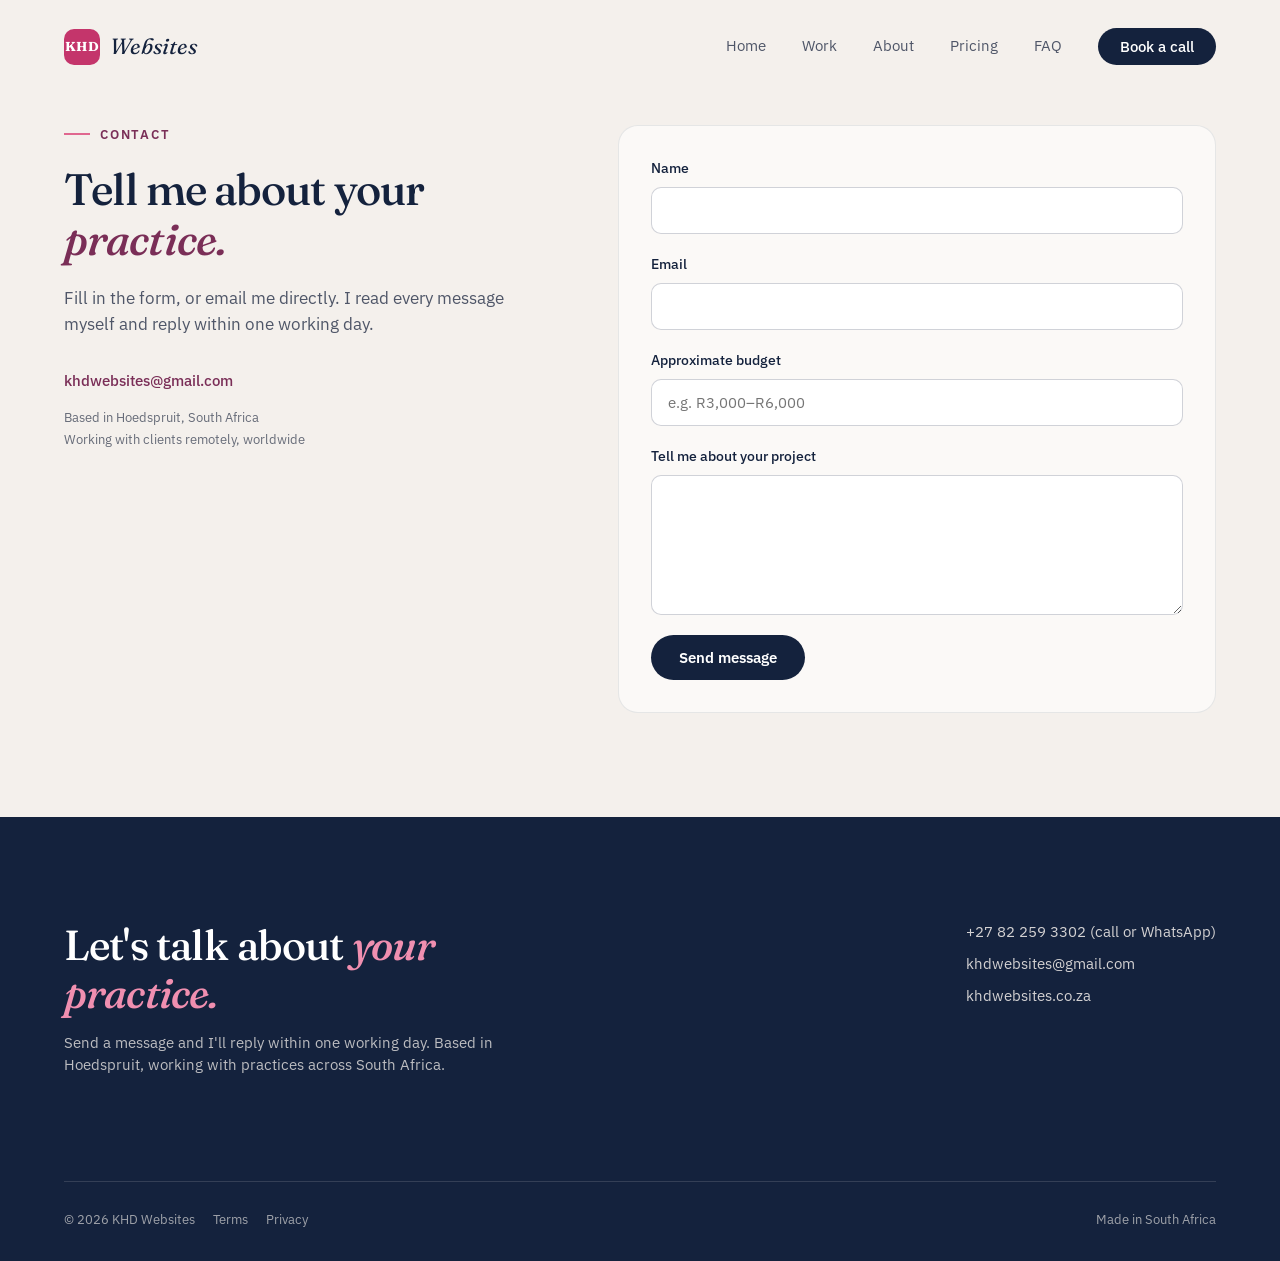
<file: contact.html>
<!doctype html>
<html lang="en">
<head>
<meta charset="utf-8">
<meta name="viewport" content="width=device-width, initial-scale=1">
<link rel="icon" href="/favicon.ico" sizes="48x48">
<link rel="icon" href="/khd-icon.svg" type="image/svg+xml" sizes="any">
<link rel="icon" href="/favicon-192.png" type="image/png" sizes="192x192">
<link rel="apple-touch-icon" href="/apple-touch-icon.png">
<title>Contact — KHD Websites</title>
<meta name="description" content="Start your website project with KHD Websites. Get in touch for a free 20-minute call — serving small businesses across South Africa.">
<link rel="canonical" href="https://www.khdwebsites.co.za/contact.html">
<meta property="og:type" content="website">
<meta property="og:site_name" content="KHD Websites">
<meta property="og:title" content="Contact — KHD Websites">
<meta property="og:description" content="Start your website project with KHD Websites. Get in touch for a free 20-minute call.">
<meta property="og:url" content="https://www.khdwebsites.co.za/contact.html">
<meta name="twitter:card" content="summary">
<meta name="twitter:title" content="Contact — KHD Websites">
<meta name="twitter:description" content="Start your website project with KHD Websites. Get in touch for a free 20-minute call.">
<link rel="preconnect" href="https://fonts.googleapis.com">
<link rel="stylesheet" href="https://fonts.googleapis.com/css2?family=Fraunces:ital,opsz,wght@0,9..144,400;0,9..144,500;0,9..144,600;1,9..144,400;1,9..144,500;1,9..144,600&family=IBM+Plex+Sans:wght@400;500;600&display=swap">
<link rel="stylesheet" href="styles.css">
<style>
  .field { display: flex; flex-direction: column; gap: 8px; }
  .field label { font-size: 14px; font-weight: 500; }
  .field input, .field textarea {
    width: 100%;
    box-sizing: border-box;
    font-family: inherit;
    font-size: 15px;
    padding: 13px 16px;
    border-radius: 10px;
    border: 1px solid var(--border-strong);
    background: #FFFFFF;
    color: var(--ink);
  }
  .field textarea { resize: vertical; min-height: 140px; }
  .field input:focus, .field textarea:focus {
    outline: 2px solid var(--accent);
    outline-offset: 1px;
  }
</style>
</head>
<body>

<header class="container">
  <nav class="nav">
    <a href="index.html" class="nav-logo"><span class="logo-badge">KHD</span><span class="brand-sub">Websites</span></a>
    <div class="nav-links">
      <a href="index.html">Home</a>
      <a href="work.html">Work</a>
      <a href="about.html">About</a>
      <a href="pricing.html">Pricing</a>
      <a href="faq.html">FAQ</a>
      <a href="contact.html" class="btn btn-dark btn-sm">Book a call</a>
    </div>
  </nav>
</header>

<main>

  <section class="container section split-reverse" style="padding-top: 32px;">

    <div class="stack" style="gap: 20px;">
      <span class="eyebrow">Contact</span>
      <h1 style="font-size: clamp(30px, 5vw, 44px);">Tell me about your <span class="em">practice.</span></h1>
      <p style="font-size: 16.5px; line-height: 1.6; color: var(--muted);">Fill in the form, or email me directly. I read every message myself and reply within one working day.</p>

      <div class="stack" style="gap: 16px; margin-top: 12px;">
        <a href="mailto:khdwebsites@gmail.com" style="font-size: 15px; font-weight: 500; color: var(--accent);">khdwebsites@gmail.com</a>
        <div class="stack" style="gap: 2px;">
          <p style="font-size: 13px; color: var(--muted-2);">Based in Hoedspruit, South Africa</p>
          <p style="font-size: 13px; color: var(--muted-2);">Working with clients remotely, worldwide</p>
        </div>
      </div>
    </div>

    <form id="contact-form" class="card stack" style="gap: 20px; padding: 32px;">
      <div class="field">
        <label for="name">Name</label>
        <input type="text" id="name" name="name" required>
      </div>
      <div class="field">
        <label for="email">Email</label>
        <input type="email" id="email" name="email" required>
      </div>
      <div class="field">
        <label for="budget">Approximate budget</label>
        <input type="text" id="budget" name="budget" placeholder="e.g. R3,000–R6,000">
      </div>
      <div class="field">
        <label for="message">Tell me about your project</label>
        <textarea id="message" name="message" required></textarea>
      </div>
      <button type="submit" id="send-btn" class="btn btn-primary" style="align-self: flex-start;">Send message</button>
      <div id="send-choice" hidden style="border-top: 1px solid var(--line, #E6D9DE); padding-top: 20px;">
        <p style="font-size: 15px; font-weight: 500; margin-bottom: 4px;">Almost done. How would you like to send it?</p>
        <p style="font-size: 13.5px; color: var(--muted); margin-bottom: 14px;">Your message will open ready to send in the app you choose.</p>
        <div style="display: flex; gap: 12px; flex-wrap: wrap;">
          <a id="send-wa" class="btn btn-primary" href="#" target="_blank" rel="noopener">Send on WhatsApp</a>
          <a id="send-mail" class="btn btn-secondary" href="#">Send by email</a>
        </div>
      </div>
    </form>

  </section>

</main>

<footer class="site-footer on-dark">
  <div class="container section" style="display: flex; justify-content: space-between; gap: 48px; flex-wrap: wrap;">
    <div class="stack" style="gap: 14px; max-width: 460px;">
      <h2 style="font-size: clamp(28px, 4vw, 42px); color: #FFFFFF;">Let's talk about <span class="em">your practice.</span></h2>
      <p style="font-size: 15px; color: rgba(244,240,236,0.75);">Send a message and I'll reply within one working day. Based in Hoedspruit, working with practices across South Africa.</p>
    </div>
    <div class="stack" style="gap: 10px; font-size: 14.5px;">
      <a href="tel:+27822593302">+27 82 259 3302 (call or WhatsApp)</a>
      <a href="mailto:khdwebsites@gmail.com">khdwebsites@gmail.com</a>
      <a href="contact.html">khdwebsites.co.za</a>
    </div>
  </div>
  <div class="container" style="padding-top: 0; padding-bottom: 32px;">
    <div class="footer-bottom">
      <div style="display: flex; align-items: center; gap: 18px; flex-wrap: wrap;">
        <p>© 2026 KHD Websites</p>
        <a href="terms.html">Terms</a>
        <a href="privacy.html">Privacy</a>
      </div>
      <p>Made in South Africa</p>
    </div>
  </div>
</footer>

<script>
(function () {
  var form = document.getElementById('contact-form');
  if (!form) return;
  var choice = document.getElementById('send-choice');
  var wa = document.getElementById('send-wa');
  var mail = document.getElementById('send-mail');
  form.addEventListener('submit', function (e) {
    e.preventDefault();
    var name = form.name.value.trim();
    var email = form.email.value.trim();
    var budget = form.budget.value.trim();
    var message = form.message.value.trim();
    var lines = ['Hi Kea, I found you through khdwebsites.co.za.', '', 'Name: ' + name, 'Email: ' + email];
    if (budget) lines.push('Approximate budget: ' + budget);
    lines.push('', message);
    var text = lines.join('\n');
    wa.href = 'https://wa.me/27822593302?text=' + encodeURIComponent(text);
    mail.href = 'mailto:khdwebsites@gmail.com?subject=' + encodeURIComponent('Website enquiry from ' + name) + '&body=' + encodeURIComponent(text);
    choice.hidden = false;
    choice.scrollIntoView({ behavior: 'smooth', block: 'nearest' });
  });
})();
</script>
</body>
</html>
</file>
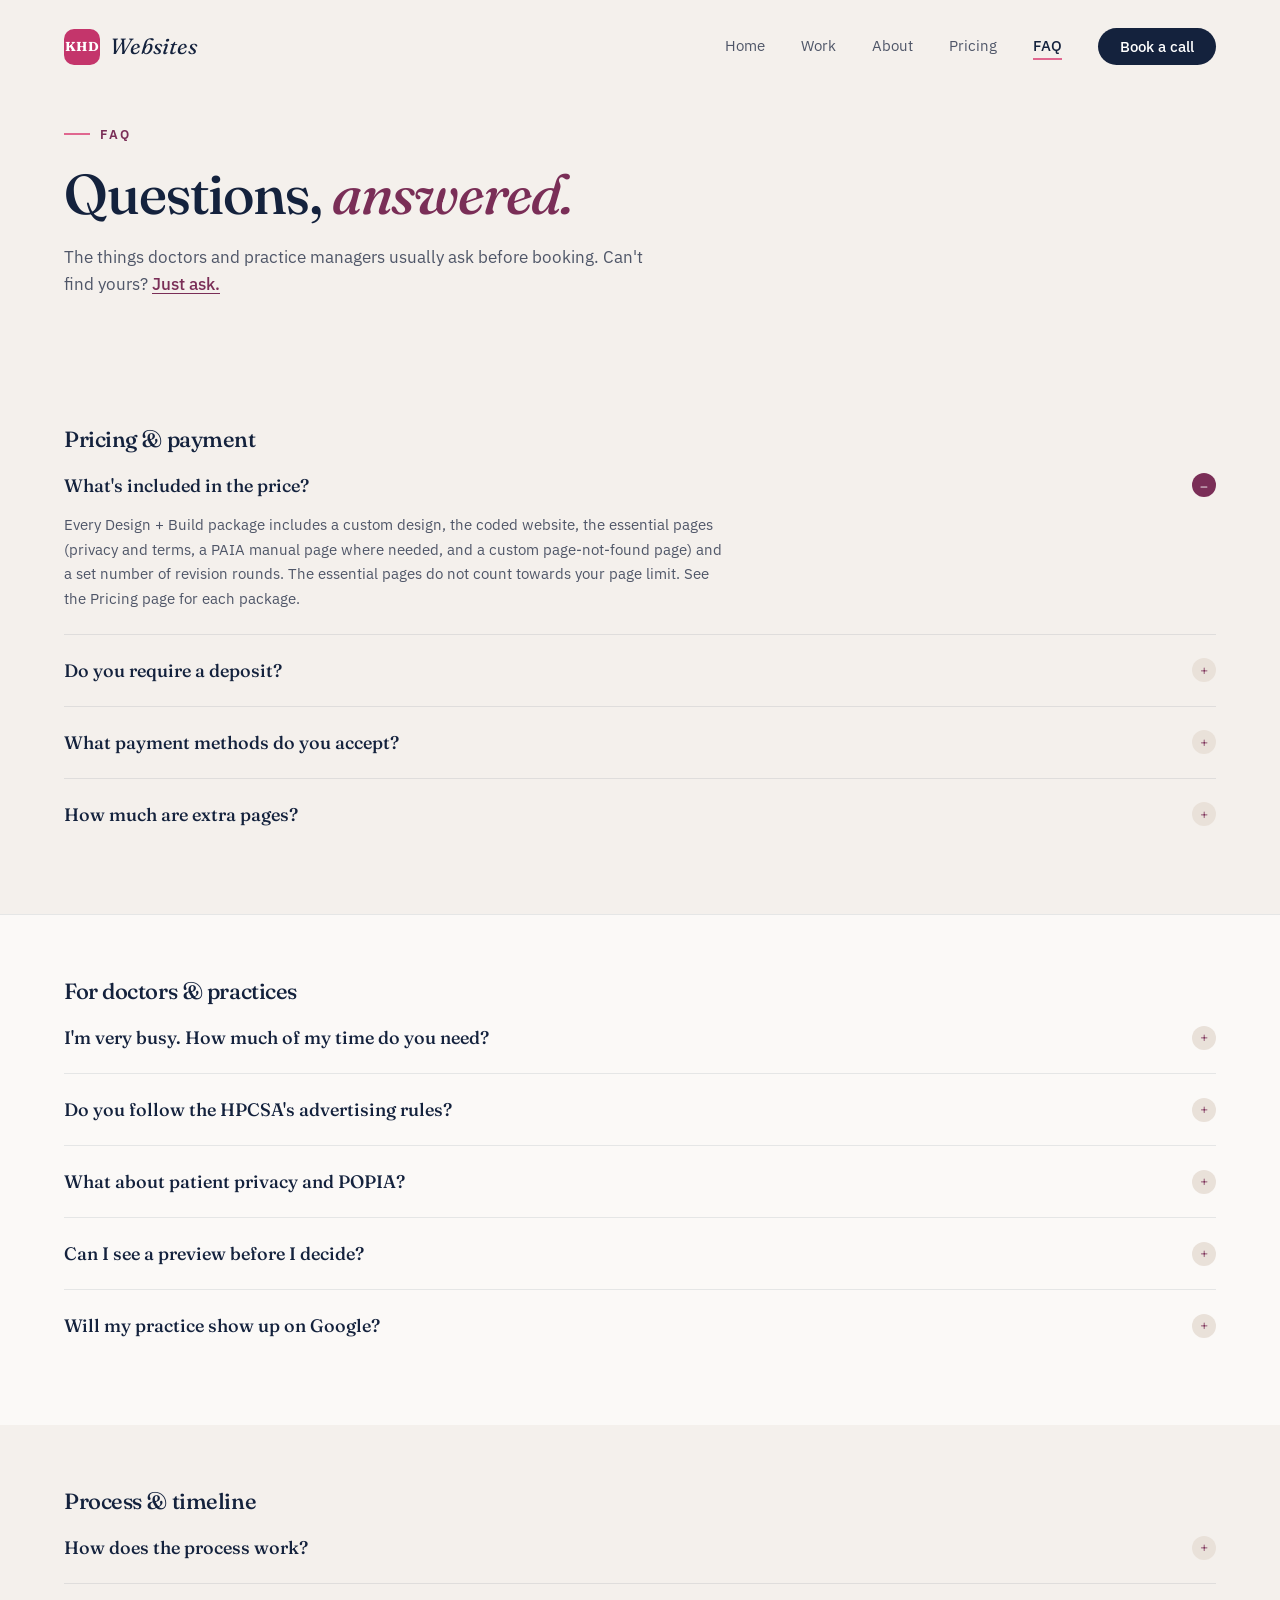
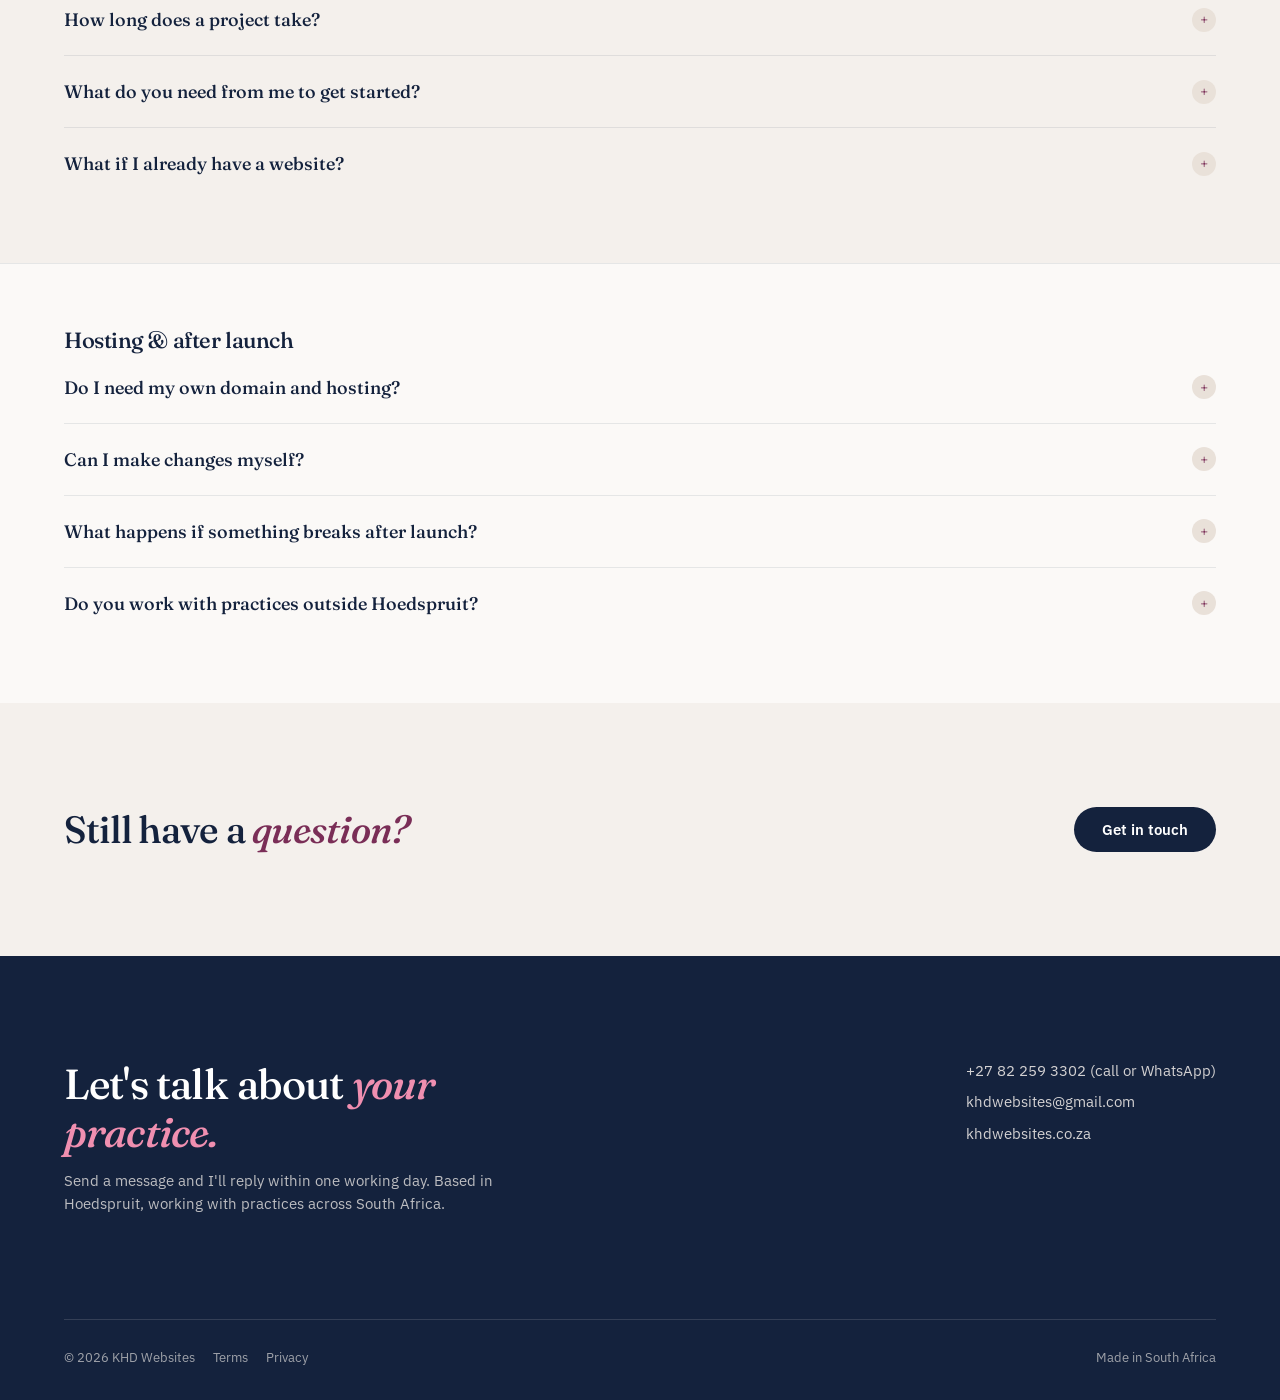
<file: faq.html>
<!doctype html>
<html lang="en">
<head>
<meta charset="utf-8">
<meta name="viewport" content="width=device-width, initial-scale=1">
<link rel="icon" href="/favicon.ico" sizes="48x48">
<link rel="icon" href="/khd-icon.svg" type="image/svg+xml" sizes="any">
<link rel="icon" href="/favicon-192.png" type="image/png" sizes="192x192">
<link rel="apple-touch-icon" href="/apple-touch-icon.png">
<title>FAQ — KHD Websites</title>
<meta name="description" content="Answers to common questions about websites for specialist doctors and practices: pricing, time needed, HPCSA and POPIA, hosting and after launch.">
<link rel="canonical" href="https://www.khdwebsites.co.za/faq.html">
<meta property="og:type" content="website">
<meta property="og:site_name" content="KHD Websites">
<meta property="og:title" content="FAQ — KHD Websites">
<meta property="og:description" content="Answers to common questions about websites for specialist doctors and practices: pricing, time needed, HPCSA and POPIA, hosting and after launch.">
<meta property="og:url" content="https://www.khdwebsites.co.za/faq.html">
<meta name="twitter:card" content="summary">
<meta name="twitter:title" content="FAQ — KHD Websites">
<meta name="twitter:description" content="Answers to common questions about websites for specialist doctors and practices: pricing, time needed, HPCSA and POPIA, hosting and after launch.">
<link rel="preconnect" href="https://fonts.googleapis.com">
<link rel="stylesheet" href="https://fonts.googleapis.com/css2?family=Fraunces:ital,opsz,wght@0,9..144,400;0,9..144,500;0,9..144,600;1,9..144,400;1,9..144,500;1,9..144,600&family=IBM+Plex+Sans:wght@400;500;600&display=swap">
<link rel="stylesheet" href="styles.css">
<script type="application/ld+json">
{
  "@context": "https://schema.org",
  "@type": "FAQPage",
  "mainEntity": [
    {
      "@type": "Question",
      "name": "What's included in the price?",
      "acceptedAnswer": {
        "@type": "Answer",
        "text": "Every Design + Build package includes a custom design, the coded website, the essential pages (privacy and terms, a PAIA manual page where needed, and a custom page-not-found page) and a set number of revision rounds. The essential pages do not count towards your page limit. See the Pricing page for each package."
      }
    },
    {
      "@type": "Question",
      "name": "Do you require a deposit?",
      "acceptedAnswer": {
        "@type": "Answer",
        "text": "Yes. A 50% deposit secures your booking and project start date. The remaining balance is due once the site is ready to launch."
      }
    },
    {
      "@type": "Question",
      "name": "What payment methods do you accept?",
      "acceptedAnswer": {
        "@type": "Answer",
        "text": "EFT, or card payment via Paystack, PayFast or Yoco, whichever is easiest for you. Details are confirmed when you book your call."
      }
    },
    {
      "@type": "Question",
      "name": "How much are extra pages?",
      "acceptedAnswer": {
        "@type": "Answer",
        "text": "Extra pages are R850 each. If you need more than 15 pages, or something special like bookings, I'll give you a fixed quote."
      }
    },
    {
      "@type": "Question",
      "name": "I'm very busy. How much of my time do you need?",
      "acceptedAnswer": {
        "@type": "Answer",
        "text": "Very little. I send you one form to fill in and ask for the photos you would like used. Everything else goes through me by email or WhatsApp, and I work after hours so your consulting time stays free."
      }
    },
    {
      "@type": "Question",
      "name": "Do you follow the HPCSA's advertising rules?",
      "acceptedAnswer": {
        "@type": "Answer",
        "text": "I build with the HPCSA's advertising rules in mind: factual, not misleading, and no claims such as \"best\" or \"most experienced\". Your practice remains responsible for approving the content, and if you are unsure about anything, I recommend checking with your practice manager or professional body."
      }
    },
    {
      "@type": "Question",
      "name": "What about patient privacy and POPIA?",
      "acceptedAnswer": {
        "@type": "Answer",
        "text": "The site does not collect medical history. Booking forms ask only for basic contact details, and a privacy policy page is included. If you want a form on the site, I will keep it to what reception actually needs."
      }
    },
    {
      "@type": "Question",
      "name": "Can I see a preview before I decide?",
      "acceptedAnswer": {
        "@type": "Answer",
        "text": "Yes. I'm happy to send a preview of what your website could look like, with no obligation."
      }
    },
    {
      "@type": "Question",
      "name": "Will my practice show up on Google?",
      "acceptedAnswer": {
        "@type": "Answer",
        "text": "I set the site up properly for Google search and can set up your Google Business Profile, which helps patients nearby find you. I cannot promise a particular ranking, as nobody honestly can."
      }
    },
    {
      "@type": "Question",
      "name": "How does the process work?",
      "acceptedAnswer": {
        "@type": "Answer",
        "text": "A short call to understand your practice, a form for the details and photos, a design you review and refine, then the build. Nothing goes live without your approval."
      }
    },
    {
      "@type": "Question",
      "name": "How long does a project take?",
      "acceptedAnswer": {
        "@type": "Answer",
        "text": "It depends on the package and how quickly content and feedback come through, but most sites are completed within a few weeks of kickoff."
      }
    },
    {
      "@type": "Question",
      "name": "What do you need from me to get started?",
      "acceptedAnswer": {
        "@type": "Answer",
        "text": "The completed form, your logo if you have one, any brand colours or material you already use, and the photos you would like on the site."
      }
    },
    {
      "@type": "Question",
      "name": "What if I already have a website?",
      "acceptedAnswer": {
        "@type": "Answer",
        "text": "That's fine. A redesign works the same way as a new site, and I can advise on what's worth keeping."
      }
    },
    {
      "@type": "Question",
      "name": "Do I need my own domain and hosting?",
      "acceptedAnswer": {
        "@type": "Answer",
        "text": "You can bring your own, or use one of the Hosting & Care plans, from R250/month, which include hosting, a .co.za domain, SSL, email and backups."
      }
    },
    {
      "@type": "Question",
      "name": "Can I make changes myself?",
      "acceptedAnswer": {
        "@type": "Answer",
        "text": "You can, with handoff notes for basic edits. Most practices prefer to send me changes by WhatsApp or email, and I handle them for you."
      }
    },
    {
      "@type": "Question",
      "name": "What happens if something breaks after launch?",
      "acceptedAnswer": {
        "@type": "Answer",
        "text": "Business Care and Premium Care plans include updates and security checks as standard. Outside of a plan, just get in touch and I'll take a look."
      }
    },
    {
      "@type": "Question",
      "name": "Do you work with practices outside Hoedspruit?",
      "acceptedAnswer": {
        "@type": "Answer",
        "text": "Yes. I'm based in Hoedspruit and work with practices across South Africa. Everything is done remotely by email, WhatsApp and call."
      }
    }
  ]
}
</script>
</head>
<body>

<header class="container">
  <nav class="nav">
    <a href="index.html" class="nav-logo"><span class="logo-badge">KHD</span><span class="brand-sub">Websites</span></a>
    <div class="nav-links">
      <a href="index.html">Home</a>
      <a href="work.html">Work</a>
      <a href="about.html">About</a>
      <a href="pricing.html">Pricing</a>
      <a href="faq.html" aria-current="page">FAQ</a>
      <a href="contact.html" class="btn btn-dark btn-sm">Book a call</a>
    </div>
  </nav>
</header>

<main>

  <section class="container section-tight stack" style="gap: 18px; padding-top: 32px;">
    <span class="eyebrow">FAQ</span>
    <h1 style="font-size: clamp(34px, 5.5vw, 56px); max-width: 700px;">Questions, <span class="em">answered.</span></h1>
    <p style="font-size: 17px; line-height: 1.6; color: var(--muted); max-width: 580px;">The things doctors and practice managers usually ask before booking. Can't find yours? <a href="contact.html" class="em" style="font-style: normal; font-weight: 500; text-decoration: underline; text-underline-offset: 3px;">Just ask.</a></p>
  </section>
  <section class="">
    <div class="container section-tight">
      <h2 style="font-size: 22px; margin-bottom: 20px;">Pricing &amp; payment</h2>
      <div class="stack">
      <details class="faq-item" open>
        <summary><span>What's included in the price?</span><span class="faq-icon"></span></summary>
        <p>Every Design + Build package includes a custom design, the coded website, the essential pages (privacy and terms, a PAIA manual page where needed, and a custom page-not-found page) and a set number of revision rounds. The essential pages do not count towards your page limit. See the <a href="pricing.html">Pricing page</a> for each package.</p>
      </details>
      <details class="faq-item">
        <summary><span>Do you require a deposit?</span><span class="faq-icon"></span></summary>
        <p>Yes. A 50% deposit secures your booking and project start date. The remaining balance is due once the site is ready to launch.</p>
      </details>
      <details class="faq-item">
        <summary><span>What payment methods do you accept?</span><span class="faq-icon"></span></summary>
        <p>EFT, or card payment via Paystack, PayFast or Yoco, whichever is easiest for you. Details are confirmed when you book your call.</p>
      </details>
      <details class="faq-item">
        <summary><span>How much are extra pages?</span><span class="faq-icon"></span></summary>
        <p>Extra pages are R850 each. If you need more than 15 pages, or something special like bookings, I'll give you a fixed quote.</p>
      </details>
      </div>
    </div>
  </section>
  <section class="footer">
    <div class="container section-tight">
      <h2 style="font-size: 22px; margin-bottom: 20px;">For doctors &amp; practices</h2>
      <div class="stack">
      <details class="faq-item">
        <summary><span>I'm very busy. How much of my time do you need?</span><span class="faq-icon"></span></summary>
        <p>Very little. I send you one form to fill in and ask for the photos you would like used. Everything else goes through me by email or WhatsApp, and I work after hours so your consulting time stays free.</p>
      </details>
      <details class="faq-item">
        <summary><span>Do you follow the HPCSA's advertising rules?</span><span class="faq-icon"></span></summary>
        <p>I build with the HPCSA's advertising rules in mind: factual, not misleading, and no claims such as &quot;best&quot; or &quot;most experienced&quot;. Your practice remains responsible for approving the content, and if you are unsure about anything, I recommend checking with your practice manager or professional body.</p>
      </details>
      <details class="faq-item">
        <summary><span>What about patient privacy and POPIA?</span><span class="faq-icon"></span></summary>
        <p>The site does not collect medical history. Booking forms ask only for basic contact details, and a privacy policy page is included. If you want a form on the site, I will keep it to what reception actually needs.</p>
      </details>
      <details class="faq-item">
        <summary><span>Can I see a preview before I decide?</span><span class="faq-icon"></span></summary>
        <p>Yes. I'm happy to send a preview of what your website could look like, with no obligation.</p>
      </details>
      <details class="faq-item">
        <summary><span>Will my practice show up on Google?</span><span class="faq-icon"></span></summary>
        <p>I set the site up properly for Google search and can set up your Google Business Profile, which helps patients nearby find you. I cannot promise a particular ranking, as nobody honestly can.</p>
      </details>
      </div>
    </div>
  </section>
  <section class="">
    <div class="container section-tight">
      <h2 style="font-size: 22px; margin-bottom: 20px;">Process &amp; timeline</h2>
      <div class="stack">
      <details class="faq-item">
        <summary><span>How does the process work?</span><span class="faq-icon"></span></summary>
        <p>A short call to understand your practice, a form for the details and photos, a design you review and refine, then the build. Nothing goes live without your approval.</p>
      </details>
      <details class="faq-item">
        <summary><span>How long does a project take?</span><span class="faq-icon"></span></summary>
        <p>It depends on the package and how quickly content and feedback come through, but most sites are completed within a few weeks of kickoff.</p>
      </details>
      <details class="faq-item">
        <summary><span>What do you need from me to get started?</span><span class="faq-icon"></span></summary>
        <p>The completed form, your logo if you have one, any brand colours or material you already use, and the photos you would like on the site.</p>
      </details>
      <details class="faq-item">
        <summary><span>What if I already have a website?</span><span class="faq-icon"></span></summary>
        <p>That's fine. A redesign works the same way as a new site, and I can advise on what's worth keeping.</p>
      </details>
      </div>
    </div>
  </section>
  <section class="footer">
    <div class="container section-tight">
      <h2 style="font-size: 22px; margin-bottom: 20px;">Hosting &amp; after launch</h2>
      <div class="stack">
      <details class="faq-item">
        <summary><span>Do I need my own domain and hosting?</span><span class="faq-icon"></span></summary>
        <p>You can bring your own, or use one of the <a href="pricing.html">Hosting &amp; Care plans</a>, from R250/month, which include hosting, a .co.za domain, SSL, email and backups.</p>
      </details>
      <details class="faq-item">
        <summary><span>Can I make changes myself?</span><span class="faq-icon"></span></summary>
        <p>You can, with handoff notes for basic edits. Most practices prefer to send me changes by WhatsApp or email, and I handle them for you.</p>
      </details>
      <details class="faq-item">
        <summary><span>What happens if something breaks after launch?</span><span class="faq-icon"></span></summary>
        <p>Business Care and Premium Care plans include updates and security checks as standard. Outside of a plan, just get in touch and I'll take a look.</p>
      </details>
      <details class="faq-item">
        <summary><span>Do you work with practices outside Hoedspruit?</span><span class="faq-icon"></span></summary>
        <p>Yes. I'm based in Hoedspruit and work with practices across South Africa. Everything is done remotely by email, WhatsApp and call.</p>
      </details>
      </div>
    </div>
  </section>

  <section class="container section" style="display: flex; align-items: flex-end; justify-content: space-between; gap: 32px; flex-wrap: wrap;">
    <h2 style="font-size: clamp(26px, 3.6vw, 38px); max-width: 480px;">Still have a <span class="em">question?</span></h2>
    <a href="contact.html" class="btn btn-primary">Get in touch</a>
  </section>

</main>

<footer class="site-footer on-dark">
  <div class="container section" style="display: flex; justify-content: space-between; gap: 48px; flex-wrap: wrap;">
    <div class="stack" style="gap: 14px; max-width: 460px;">
      <h2 style="font-size: clamp(28px, 4vw, 42px); color: #FFFFFF;">Let's talk about <span class="em">your practice.</span></h2>
      <p style="font-size: 15px; color: rgba(244,240,236,0.75);">Send a message and I'll reply within one working day. Based in Hoedspruit, working with practices across South Africa.</p>
    </div>
    <div class="stack" style="gap: 10px; font-size: 14.5px;">
      <a href="tel:+27822593302">+27 82 259 3302 (call or WhatsApp)</a>
      <a href="mailto:khdwebsites@gmail.com">khdwebsites@gmail.com</a>
      <a href="contact.html">khdwebsites.co.za</a>
    </div>
  </div>
  <div class="container" style="padding-top: 0; padding-bottom: 32px;">
    <div class="footer-bottom">
      <div style="display: flex; align-items: center; gap: 18px; flex-wrap: wrap;">
        <p>© 2026 KHD Websites</p>
        <a href="terms.html">Terms</a>
        <a href="privacy.html">Privacy</a>
      </div>
      <p>Made in South Africa</p>
    </div>
  </div>
</footer>

</body>
</html>
</file>
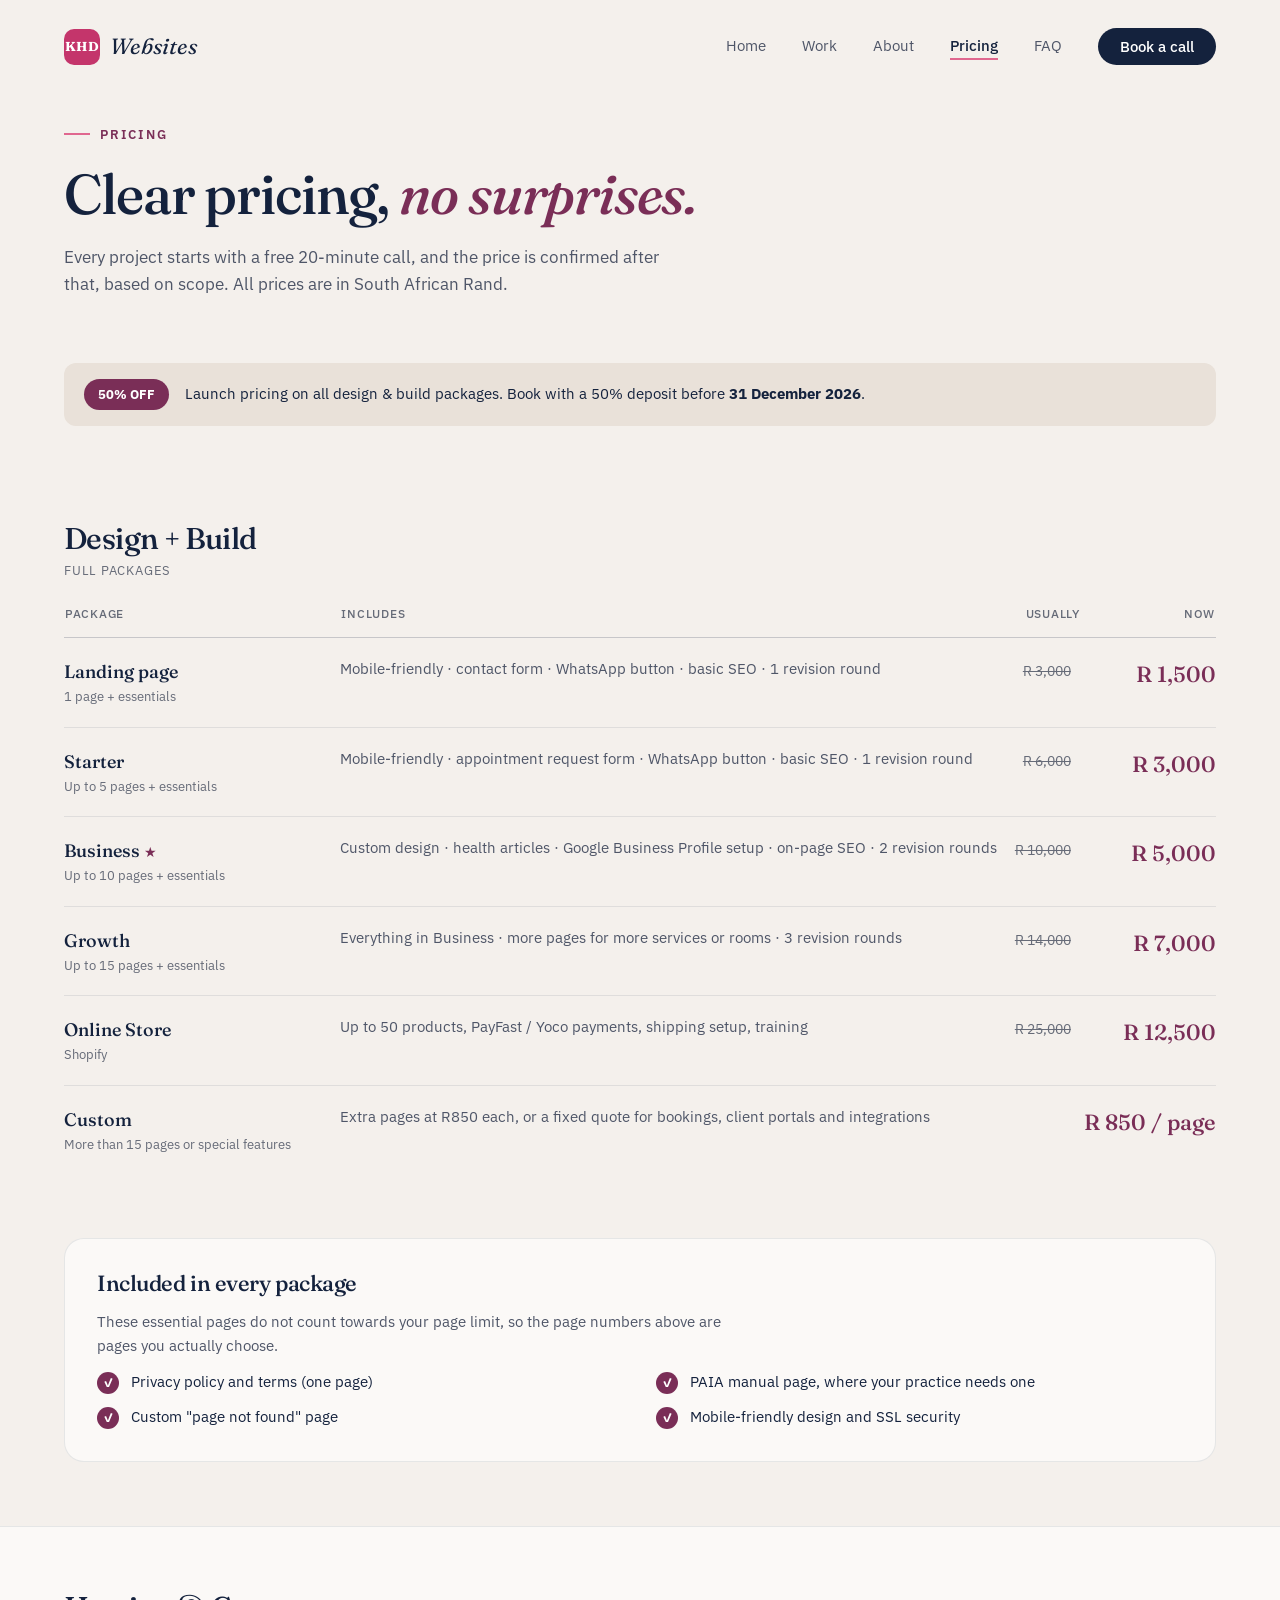
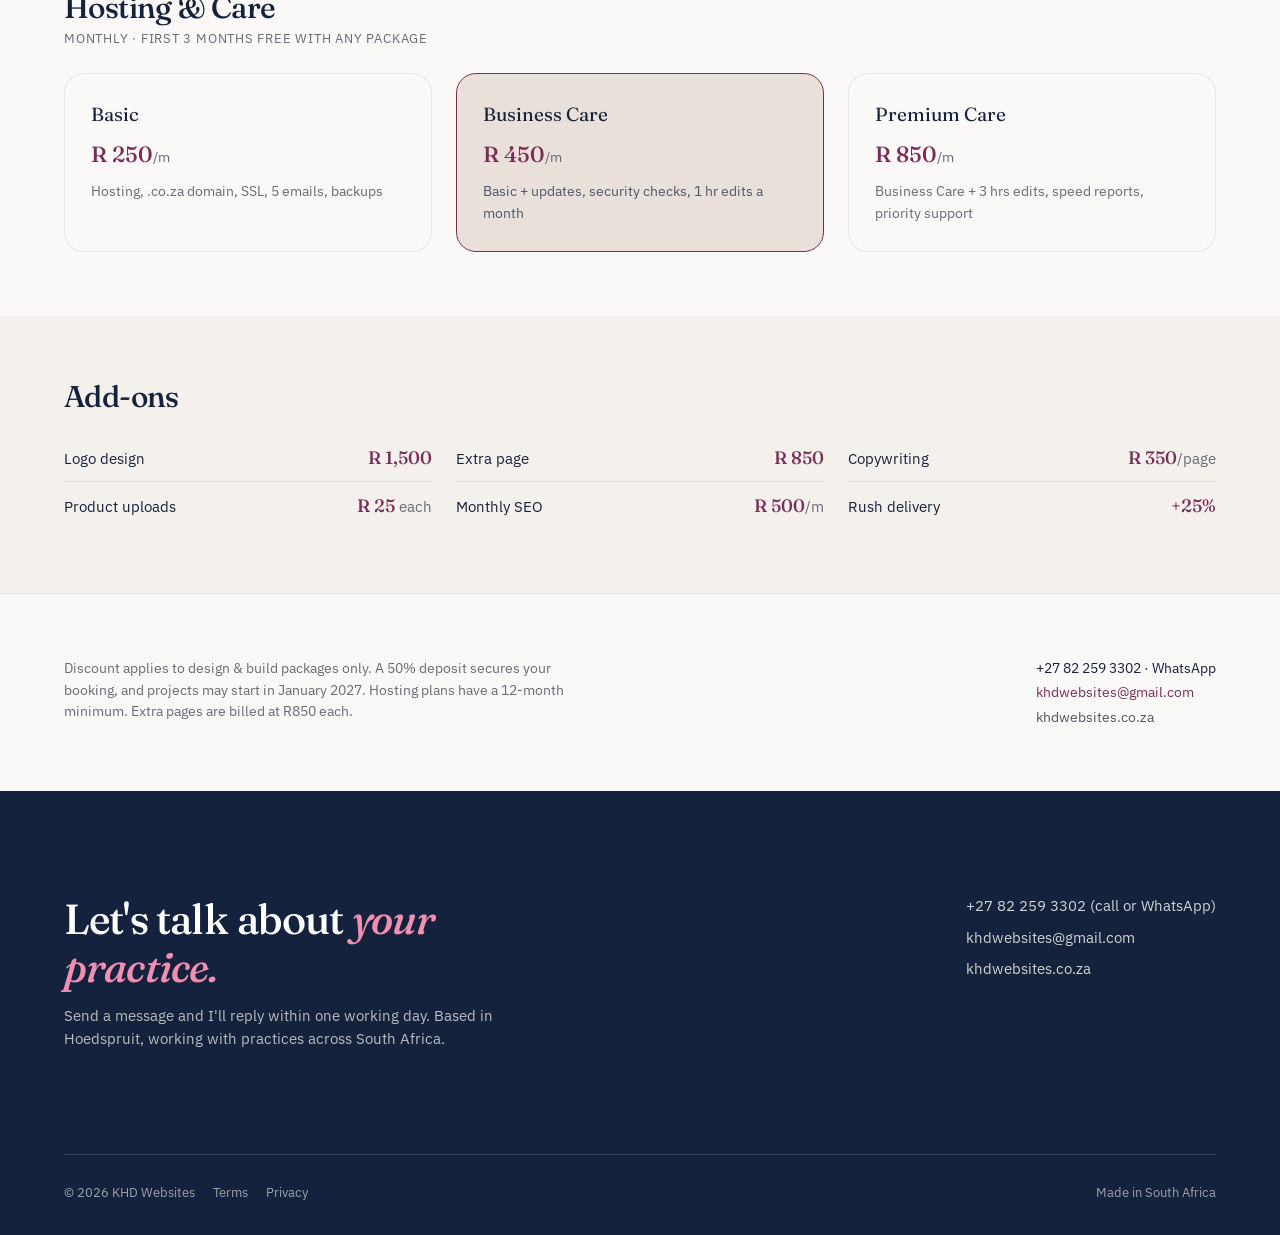
<file: pricing.html>
<!doctype html>
<html lang="en">
<head>
<meta charset="utf-8">
<meta name="viewport" content="width=device-width, initial-scale=1">
<link rel="icon" href="/favicon.ico" sizes="48x48">
<link rel="icon" href="/khd-icon.svg" type="image/svg+xml" sizes="any">
<link rel="icon" href="/favicon-192.png" type="image/png" sizes="192x192">
<link rel="apple-touch-icon" href="/apple-touch-icon.png">
<title>Website Pricing & Packages — KHD Websites</title>
<meta name="description" content="Website packages for specialist doctors and private practices, from a single landing page up to 15 pages, plus hosting and care plans. Prices in South African Rand.">
<link rel="canonical" href="https://www.khdwebsites.co.za/pricing.html">
<meta property="og:type" content="website">
<meta property="og:site_name" content="KHD Websites">
<meta property="og:title" content="Website Pricing & Packages — KHD Websites">
<meta property="og:description" content="Website packages for specialist doctors and private practices, from a single landing page up to 15 pages, plus hosting and care plans. Prices in South African Rand.">
<meta property="og:url" content="https://www.khdwebsites.co.za/pricing.html">
<meta name="twitter:card" content="summary">
<meta name="twitter:title" content="Website Pricing & Packages — KHD Websites">
<meta name="twitter:description" content="Website packages for specialist doctors and private practices, from a single landing page up to 15 pages, plus hosting and care plans. Prices in South African Rand.">
<link rel="preconnect" href="https://fonts.googleapis.com">
<link rel="stylesheet" href="https://fonts.googleapis.com/css2?family=Fraunces:ital,opsz,wght@0,9..144,400;0,9..144,500;0,9..144,600;1,9..144,400;1,9..144,500;1,9..144,600&family=IBM+Plex+Sans:wght@400;500;600&display=swap">
<link rel="stylesheet" href="styles.css">
</head>
<body>

<header class="container">
  <nav class="nav">
    <a href="index.html" class="nav-logo"><span class="logo-badge">KHD</span><span class="brand-sub">Websites</span></a>
    <div class="nav-links">
      <a href="index.html">Home</a>
      <a href="work.html">Work</a>
      <a href="about.html">About</a>
      <a href="pricing.html" aria-current="page">Pricing</a>
      <a href="faq.html">FAQ</a>
      <a href="contact.html" class="btn btn-dark btn-sm">Book a call</a>
    </div>
  </nav>
</header>

<main>

  <section class="container section-tight stack" style="gap: 18px; padding-top: 32px;">
    <span class="eyebrow">Pricing</span>
    <h1 style="font-size: clamp(34px, 5.5vw, 56px); max-width: 720px;">Clear pricing, <span class="em">no surprises.</span></h1>
    <p style="font-size: 17px; line-height: 1.6; color: var(--muted); max-width: 600px;">Every project starts with a free 20-minute call, and the price is confirmed after that, based on scope. All prices are in South African Rand.</p>
  </section>

  <section class="container" style="padding-top: 0; padding-bottom: 32px;">
    <div class="banner">
      <span class="banner-badge">50% OFF</span>
      <p style="font-size: 14.5px; line-height: 1.5;">Launch pricing on all design &amp; build packages. Book with a 50% deposit before <strong>31 December 2026</strong>.</p>
    </div>
  </section>

  <section class="container section-tight">
    <div class="stack" style="gap: 4px; margin-bottom: 24px;">
      <h2 style="font-size: clamp(24px, 3.5vw, 30px);">Design + Build</h2>
      <p style="font-size: 13px; letter-spacing: 0.06em; text-transform: uppercase; color: var(--muted-2);">Full packages</p>
    </div>
    <table class="price-table">
      <thead><tr><th style="width: 24%;">Package</th><th>Includes</th><th class="num">Usually</th><th class="num">Now</th></tr></thead>
      <tbody>
        <tr>
          <td data-label="Package"><span class="pkg-name">Landing page</span><div class="muted-2" style="font-size:13px;margin-top:2px;">1 page + essentials</div></td>
          <td data-label="Includes" style="font-size: 14.5px; color: var(--muted); line-height: 1.55;">Mobile-friendly · contact form · WhatsApp button · basic SEO · 1 revision round</td>
          <td class="num" data-label="Usually"><span class="was">R 3,000</span></td>
          <td class="num" data-label="Now"><span class="now">R 1,500</span></td>
        </tr>
        <tr>
          <td data-label="Package"><span class="pkg-name">Starter</span><div class="muted-2" style="font-size:13px;margin-top:2px;">Up to 5 pages + essentials</div></td>
          <td data-label="Includes" style="font-size: 14.5px; color: var(--muted); line-height: 1.55;">Mobile-friendly · appointment request form · WhatsApp button · basic SEO · 1 revision round</td>
          <td class="num" data-label="Usually"><span class="was">R 6,000</span></td>
          <td class="num" data-label="Now"><span class="now">R 3,000</span></td>
        </tr>
        <tr>
          <td data-label="Package"><span class="pkg-name">Business</span><span class="pkg-badge">★</span><div class="muted-2" style="font-size:13px;margin-top:2px;">Up to 10 pages + essentials</div></td>
          <td data-label="Includes" style="font-size: 14.5px; color: var(--muted); line-height: 1.55;">Custom design · health articles · Google Business Profile setup · on-page SEO · 2 revision rounds</td>
          <td class="num" data-label="Usually"><span class="was">R 10,000</span></td>
          <td class="num" data-label="Now"><span class="now">R 5,000</span></td>
        </tr>
        <tr>
          <td data-label="Package"><span class="pkg-name">Growth</span><div class="muted-2" style="font-size:13px;margin-top:2px;">Up to 15 pages + essentials</div></td>
          <td data-label="Includes" style="font-size: 14.5px; color: var(--muted); line-height: 1.55;">Everything in Business · more pages for more services or rooms · 3 revision rounds</td>
          <td class="num" data-label="Usually"><span class="was">R 14,000</span></td>
          <td class="num" data-label="Now"><span class="now">R 7,000</span></td>
        </tr>
        <tr>
          <td data-label="Package"><span class="pkg-name">Online Store</span><div class="muted-2" style="font-size:13px;margin-top:2px;">Shopify</div></td>
          <td data-label="Includes" style="font-size: 14.5px; color: var(--muted); line-height: 1.55;">Up to 50 products, PayFast / Yoco payments, shipping setup, training</td>
          <td class="num" data-label="Usually"><span class="was">R 25,000</span></td>
          <td class="num" data-label="Now"><span class="now">R 12,500</span></td>
        </tr>
        <tr>
          <td data-label="Package"><span class="pkg-name">Custom</span><div class="muted-2" style="font-size:13px;margin-top:2px;">More than 15 pages or special features</div></td>
          <td data-label="Includes" style="font-size: 14.5px; color: var(--muted); line-height: 1.55;">Extra pages at R850 each, or a fixed quote for bookings, client portals and integrations</td>
          <td class="num" data-label="Usually"></td>
          <td class="num" data-label="Now"><span class="now">R 850 / page</span></td>
        </tr>
      </tbody>
    </table>
  </section>

  <section class="container" style="padding-top: 0; padding-bottom: 64px;">
    <div class="card" style="padding: 32px; display: grid; gap: 14px;">
      <h2 style="font-size: 22px;">Included in every package</h2>
      <p style="font-size: 14.5px; line-height: 1.6; color: var(--muted); max-width: 640px;">These essential pages do not count towards your page limit, so the page numbers above are pages you actually choose.</p>
      <ul class="check-list" style="grid-template-columns: repeat(2, minmax(0,1fr)); gap: 12px 32px;">
        <li><span>Privacy policy and terms (one page)</span></li>
        <li><span>PAIA manual page, where your practice needs one</span></li>
        <li><span>Custom "page not found" page</span></li>
        <li><span>Mobile-friendly design and SSL security</span></li>
      </ul>
    </div>
  </section>

  <section class="footer">
    <div class="container section-tight">
      <div class="stack" style="gap: 4px; margin-bottom: 24px;">
        <h2 style="font-size: clamp(24px, 3.5vw, 30px);">Hosting &amp; Care</h2>
        <p style="font-size: 13px; letter-spacing: 0.06em; text-transform: uppercase; color: var(--muted-2);">Monthly · first 3 months free with any package</p>
      </div>
      <div class="grid-3">
        <div class="card stack" style="gap: 10px; padding: 26px;">
          <p style="font-family:'Fraunces',serif;font-size:19px;">Basic</p>
          <p><span class="now">R 250</span><span class="muted-2" style="font-size: 14px;">/m</span></p>
          <p style="font-size: 14px; line-height: 1.55; color: var(--muted-2);">Hosting, .co.za domain, SSL, 5 emails, backups</p>
        </div>
        <div class="card stack" style="gap: 10px; padding: 26px; background: var(--card-alt); border-color: var(--accent);">
          <p style="font-family:'Fraunces',serif;font-size:19px;">Business Care</p>
          <p><span class="now">R 450</span><span class="muted-2" style="font-size: 14px;">/m</span></p>
          <p style="font-size: 14px; line-height: 1.55; color: var(--muted);">Basic + updates, security checks, 1 hr edits a month</p>
        </div>
        <div class="card stack" style="gap: 10px; padding: 26px;">
          <p style="font-family:'Fraunces',serif;font-size:19px;">Premium Care</p>
          <p><span class="now">R 850</span><span class="muted-2" style="font-size: 14px;">/m</span></p>
          <p style="font-size: 14px; line-height: 1.55; color: var(--muted-2);">Business Care + 3 hrs edits, speed reports, priority support</p>
        </div>
      </div>
    </div>
  </section>

  <section class="container section-tight">
    <h2 style="font-size: clamp(24px, 3.5vw, 30px); margin-bottom: 20px;">Add-ons</h2>
    <div class="grid-3">
      <div class="stack"><div class="addon-row"><span>Logo design</span><span class="now" style="font-size:18px;">R 1,500</span></div><div class="addon-row"><span>Product uploads</span><span><span class="now" style="font-size:18px;">R 25</span><span class="muted-2"> each</span></span></div></div>
      <div class="stack"><div class="addon-row"><span>Extra page</span><span class="now" style="font-size:18px;">R 850</span></div><div class="addon-row"><span>Monthly SEO</span><span><span class="now" style="font-size:18px;">R 500</span><span class="muted-2">/m</span></span></div></div>
      <div class="stack"><div class="addon-row"><span>Copywriting</span><span><span class="now" style="font-size:18px;">R 350</span><span class="muted-2">/page</span></span></div><div class="addon-row"><span>Rush delivery</span><span class="now" style="font-size:18px;">+25%</span></div></div>
    </div>
  </section>

  <section class="footer">
    <div class="container section-tight" style="display: flex; justify-content: space-between; align-items: flex-start; gap: 32px; flex-wrap: wrap;">
      <p style="font-size: 13.5px; line-height: 1.6; color: var(--muted-2); max-width: 520px;">Discount applies to design &amp; build packages only. A 50% deposit secures your booking, and projects may start in January 2027. Hosting plans have a 12-month minimum. Extra pages are billed at R850 each.</p>
      <div class="stack" style="gap: 4px; font-size: 13.5px;">
        <a href="tel:+27822593302">+27 82 259 3302 · WhatsApp</a>
        <a href="mailto:khdwebsites@gmail.com" style="color: var(--accent);">khdwebsites@gmail.com</a>
        <a href="contact.html" style="color: var(--muted);">khdwebsites.co.za</a>
      </div>
    </div>
  </section>

</main>

<footer class="site-footer on-dark">
  <div class="container section" style="display: flex; justify-content: space-between; gap: 48px; flex-wrap: wrap;">
    <div class="stack" style="gap: 14px; max-width: 460px;">
      <h2 style="font-size: clamp(28px, 4vw, 42px); color: #FFFFFF;">Let's talk about <span class="em">your practice.</span></h2>
      <p style="font-size: 15px; color: rgba(244,240,236,0.75);">Send a message and I'll reply within one working day. Based in Hoedspruit, working with practices across South Africa.</p>
    </div>
    <div class="stack" style="gap: 10px; font-size: 14.5px;">
      <a href="tel:+27822593302">+27 82 259 3302 (call or WhatsApp)</a>
      <a href="mailto:khdwebsites@gmail.com">khdwebsites@gmail.com</a>
      <a href="contact.html">khdwebsites.co.za</a>
    </div>
  </div>
  <div class="container" style="padding-top: 0; padding-bottom: 32px;">
    <div class="footer-bottom">
      <div style="display: flex; align-items: center; gap: 18px; flex-wrap: wrap;">
        <p>© 2026 KHD Websites</p>
        <a href="terms.html">Terms</a>
        <a href="privacy.html">Privacy</a>
      </div>
      <p>Made in South Africa</p>
    </div>
  </div>
</footer>

</body>
</html>
</file>
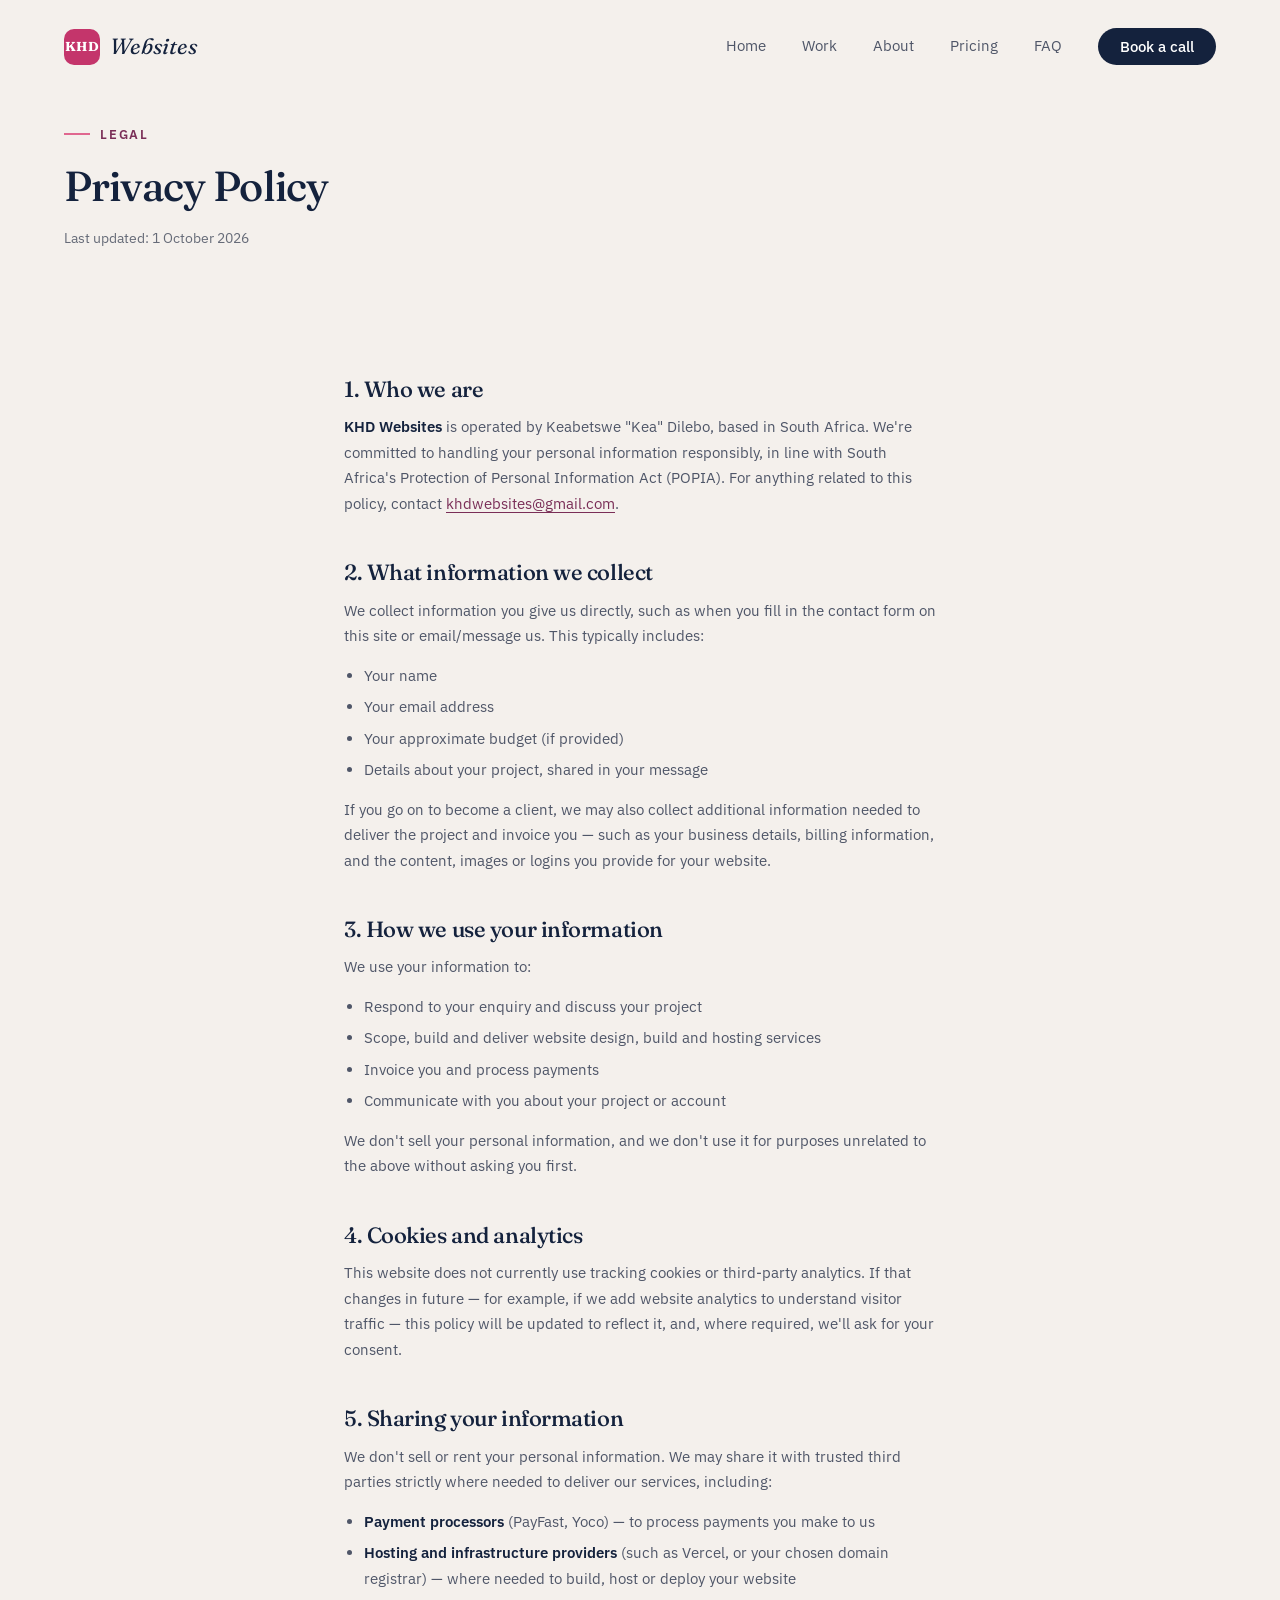
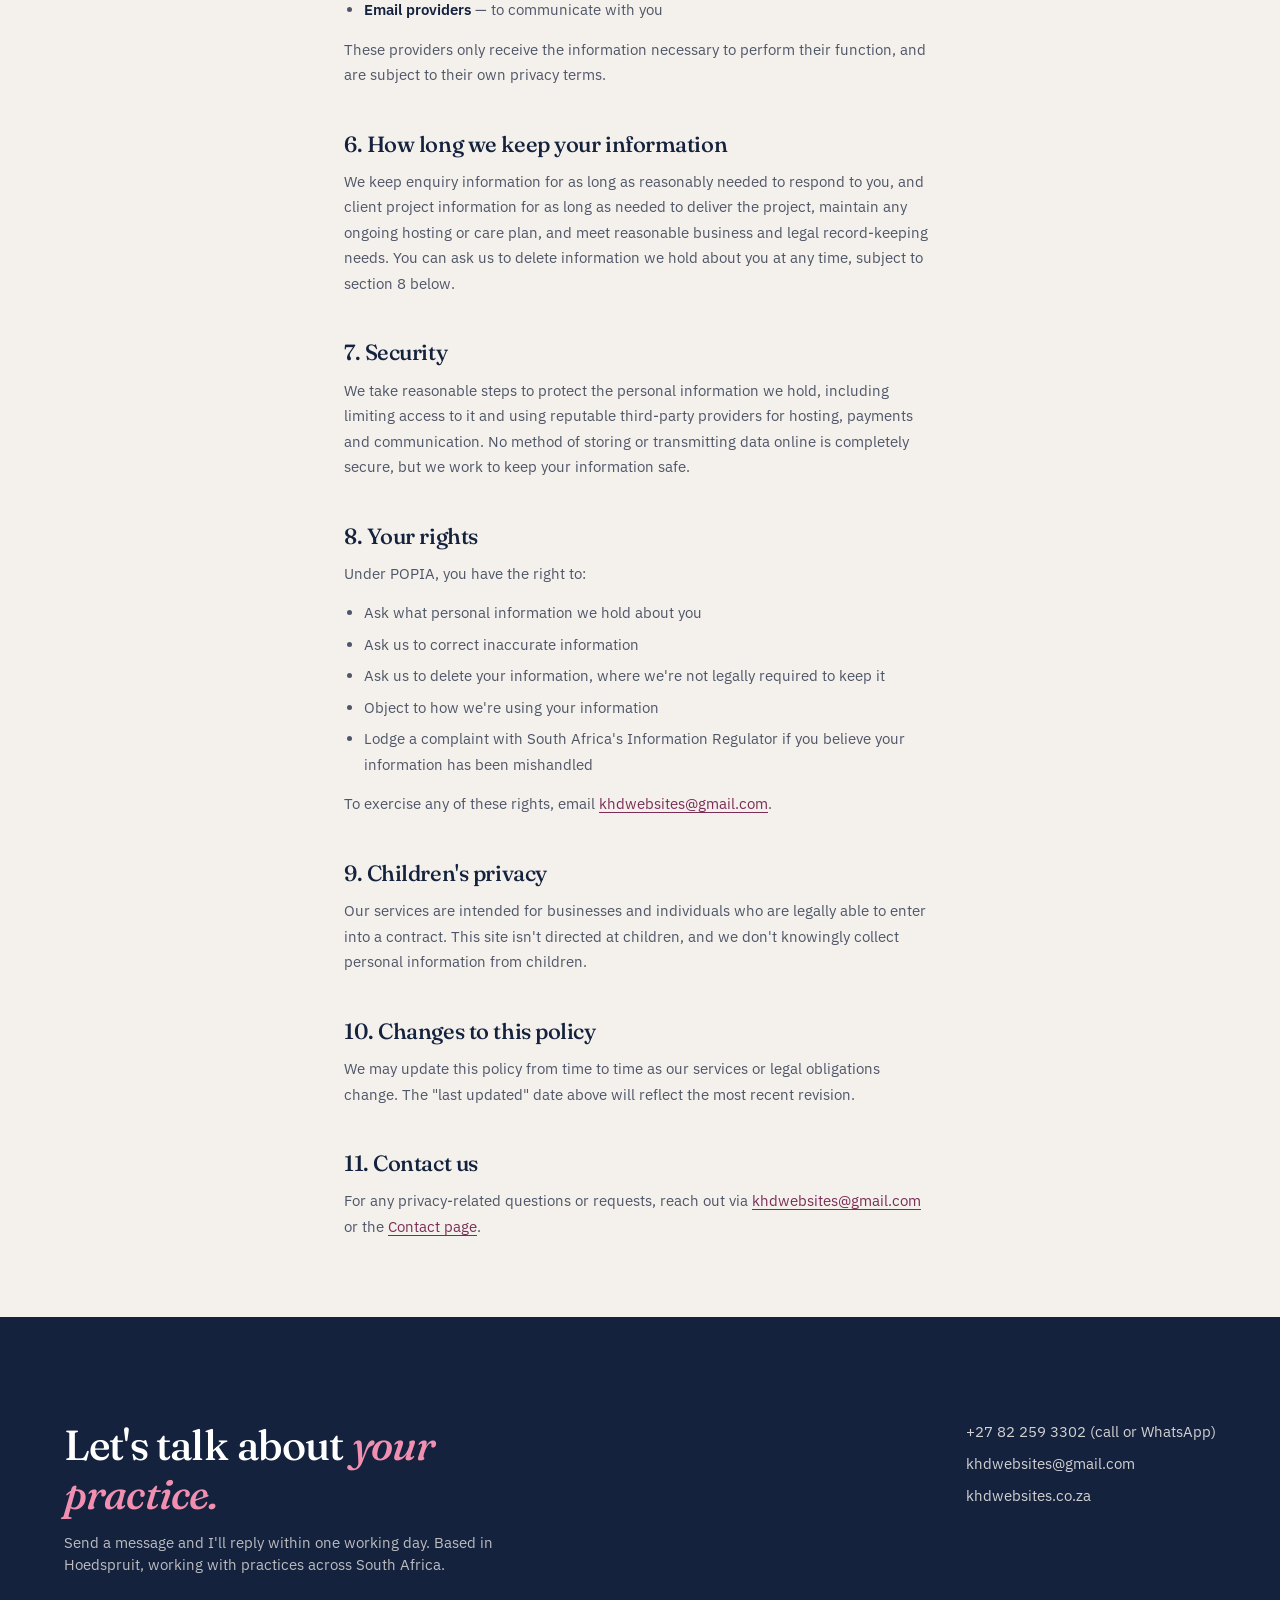
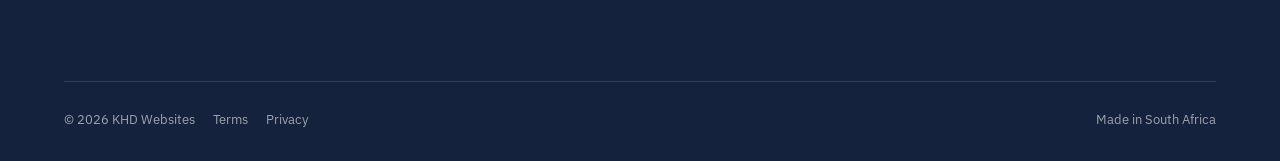
<file: privacy.html>
<!doctype html>
<html lang="en">
<head>
<meta charset="utf-8">
<meta name="viewport" content="width=device-width, initial-scale=1">
<link rel="icon" href="/favicon.ico" sizes="48x48">
<link rel="icon" href="/khd-icon.svg" type="image/svg+xml" sizes="any">
<link rel="icon" href="/favicon-192.png" type="image/png" sizes="192x192">
<link rel="apple-touch-icon" href="/apple-touch-icon.png">
<title>Privacy Policy — KHD Websites</title>
<meta name="description" content="Privacy Policy for KHD Websites — how we collect, use and protect your personal information, in line with South Africa's POPIA.">
<link rel="canonical" href="https://www.khdwebsites.co.za/privacy.html">
<meta property="og:type" content="website">
<meta property="og:site_name" content="KHD Websites">
<meta property="og:title" content="Privacy Policy — KHD Websites">
<meta property="og:description" content="How KHD Websites collects, uses and protects your personal information.">
<meta property="og:url" content="https://www.khdwebsites.co.za/privacy.html">
<meta name="robots" content="noindex, follow">
<link rel="preconnect" href="https://fonts.googleapis.com">
<link rel="stylesheet" href="https://fonts.googleapis.com/css2?family=Fraunces:ital,opsz,wght@0,9..144,400;0,9..144,500;0,9..144,600;1,9..144,400;1,9..144,500;1,9..144,600&family=IBM+Plex+Sans:wght@400;500;600&display=swap">
<link rel="stylesheet" href="styles.css">
</head>
<body>

<header class="container">
  <nav class="nav">
    <a href="index.html" class="nav-logo"><span class="logo-badge">KHD</span><span class="brand-sub">Websites</span></a>
    <div class="nav-links">
      <a href="index.html">Home</a>
      <a href="work.html">Work</a>
      <a href="about.html">About</a>
      <a href="pricing.html">Pricing</a>
      <a href="faq.html">FAQ</a>
      <a href="contact.html" class="btn btn-dark btn-sm">Book a call</a>
    </div>
  </nav>
</header>

<main>

  <section class="container section-tight stack" style="gap: 18px; padding-top: 32px;">
    <span class="eyebrow">Legal</span>
    <h1 style="font-size: clamp(30px, 5vw, 42px);">Privacy Policy</h1>
    <p style="font-size: 14px; color: var(--muted-2);">Last updated: 1 October 2026</p>
  </section>

  <section class="container section-tight legal-content">

    <h2>1. Who we are</h2>
    <p><strong>KHD Websites</strong> is operated by Keabetswe "Kea" Dilebo, based in South Africa. We're committed to handling your personal information responsibly, in line with South Africa's Protection of Personal Information Act (POPIA). For anything related to this policy, contact <a href="mailto:khdwebsites@gmail.com">khdwebsites@gmail.com</a>.</p>

    <h2>2. What information we collect</h2>
    <p>We collect information you give us directly, such as when you fill in the contact form on this site or email/message us. This typically includes:</p>
    <ul>
      <li>Your name</li>
      <li>Your email address</li>
      <li>Your approximate budget (if provided)</li>
      <li>Details about your project, shared in your message</li>
    </ul>
    <p>If you go on to become a client, we may also collect additional information needed to deliver the project and invoice you — such as your business details, billing information, and the content, images or logins you provide for your website.</p>

    <h2>3. How we use your information</h2>
    <p>We use your information to:</p>
    <ul>
      <li>Respond to your enquiry and discuss your project</li>
      <li>Scope, build and deliver website design, build and hosting services</li>
      <li>Invoice you and process payments</li>
      <li>Communicate with you about your project or account</li>
    </ul>
    <p>We don't sell your personal information, and we don't use it for purposes unrelated to the above without asking you first.</p>

    <h2>4. Cookies and analytics</h2>
    <p>This website does not currently use tracking cookies or third-party analytics. If that changes in future — for example, if we add website analytics to understand visitor traffic — this policy will be updated to reflect it, and, where required, we'll ask for your consent.</p>

    <h2>5. Sharing your information</h2>
    <p>We don't sell or rent your personal information. We may share it with trusted third parties strictly where needed to deliver our services, including:</p>
    <ul>
      <li><strong>Payment processors</strong> (PayFast, Yoco) — to process payments you make to us</li>
      <li><strong>Hosting and infrastructure providers</strong> (such as Vercel, or your chosen domain registrar) — where needed to build, host or deploy your website</li>
      <li><strong>Email providers</strong> — to communicate with you</li>
    </ul>
    <p>These providers only receive the information necessary to perform their function, and are subject to their own privacy terms.</p>

    <h2>6. How long we keep your information</h2>
    <p>We keep enquiry information for as long as reasonably needed to respond to you, and client project information for as long as needed to deliver the project, maintain any ongoing hosting or care plan, and meet reasonable business and legal record-keeping needs. You can ask us to delete information we hold about you at any time, subject to section 8 below.</p>

    <h2>7. Security</h2>
    <p>We take reasonable steps to protect the personal information we hold, including limiting access to it and using reputable third-party providers for hosting, payments and communication. No method of storing or transmitting data online is completely secure, but we work to keep your information safe.</p>

    <h2>8. Your rights</h2>
    <p>Under POPIA, you have the right to:</p>
    <ul>
      <li>Ask what personal information we hold about you</li>
      <li>Ask us to correct inaccurate information</li>
      <li>Ask us to delete your information, where we're not legally required to keep it</li>
      <li>Object to how we're using your information</li>
      <li>Lodge a complaint with South Africa's Information Regulator if you believe your information has been mishandled</li>
    </ul>
    <p>To exercise any of these rights, email <a href="mailto:khdwebsites@gmail.com">khdwebsites@gmail.com</a>.</p>

    <h2>9. Children's privacy</h2>
    <p>Our services are intended for businesses and individuals who are legally able to enter into a contract. This site isn't directed at children, and we don't knowingly collect personal information from children.</p>

    <h2>10. Changes to this policy</h2>
    <p>We may update this policy from time to time as our services or legal obligations change. The "last updated" date above will reflect the most recent revision.</p>

    <h2>11. Contact us</h2>
    <p>For any privacy-related questions or requests, reach out via <a href="mailto:khdwebsites@gmail.com">khdwebsites@gmail.com</a> or the <a href="contact.html">Contact page</a>.</p>

  </section>

</main>

<footer class="site-footer on-dark">
  <div class="container section" style="display: flex; justify-content: space-between; gap: 48px; flex-wrap: wrap;">
    <div class="stack" style="gap: 14px; max-width: 460px;">
      <h2 style="font-size: clamp(28px, 4vw, 42px); color: #FFFFFF;">Let's talk about <span class="em">your practice.</span></h2>
      <p style="font-size: 15px; color: rgba(244,240,236,0.75);">Send a message and I'll reply within one working day. Based in Hoedspruit, working with practices across South Africa.</p>
    </div>
    <div class="stack" style="gap: 10px; font-size: 14.5px;">
      <a href="tel:+27822593302">+27 82 259 3302 (call or WhatsApp)</a>
      <a href="mailto:khdwebsites@gmail.com">khdwebsites@gmail.com</a>
      <a href="contact.html">khdwebsites.co.za</a>
    </div>
  </div>
  <div class="container" style="padding-top: 0; padding-bottom: 32px;">
    <div class="footer-bottom">
      <div style="display: flex; align-items: center; gap: 18px; flex-wrap: wrap;">
        <p>© 2026 KHD Websites</p>
        <a href="terms.html">Terms</a>
        <a href="privacy.html">Privacy</a>
      </div>
      <p>Made in South Africa</p>
    </div>
  </div>
</footer>

</body>
</html>
</file>
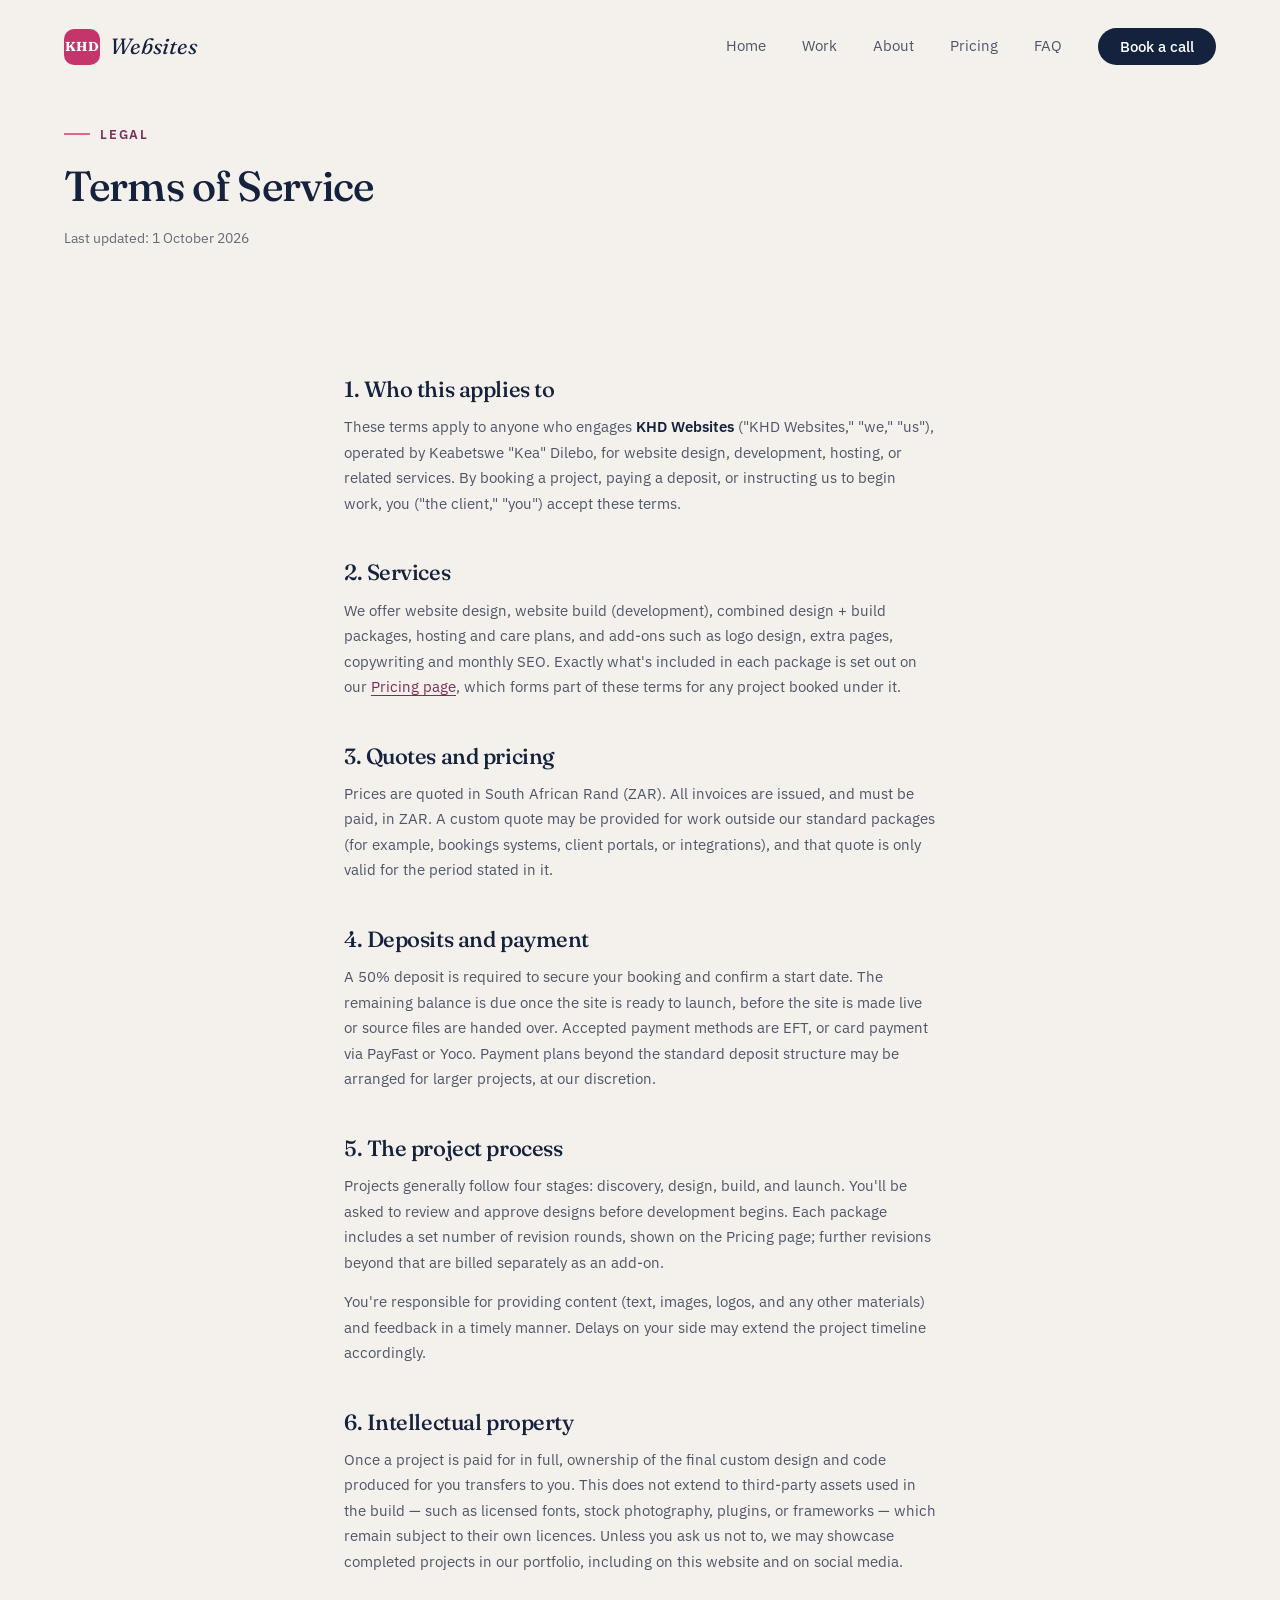
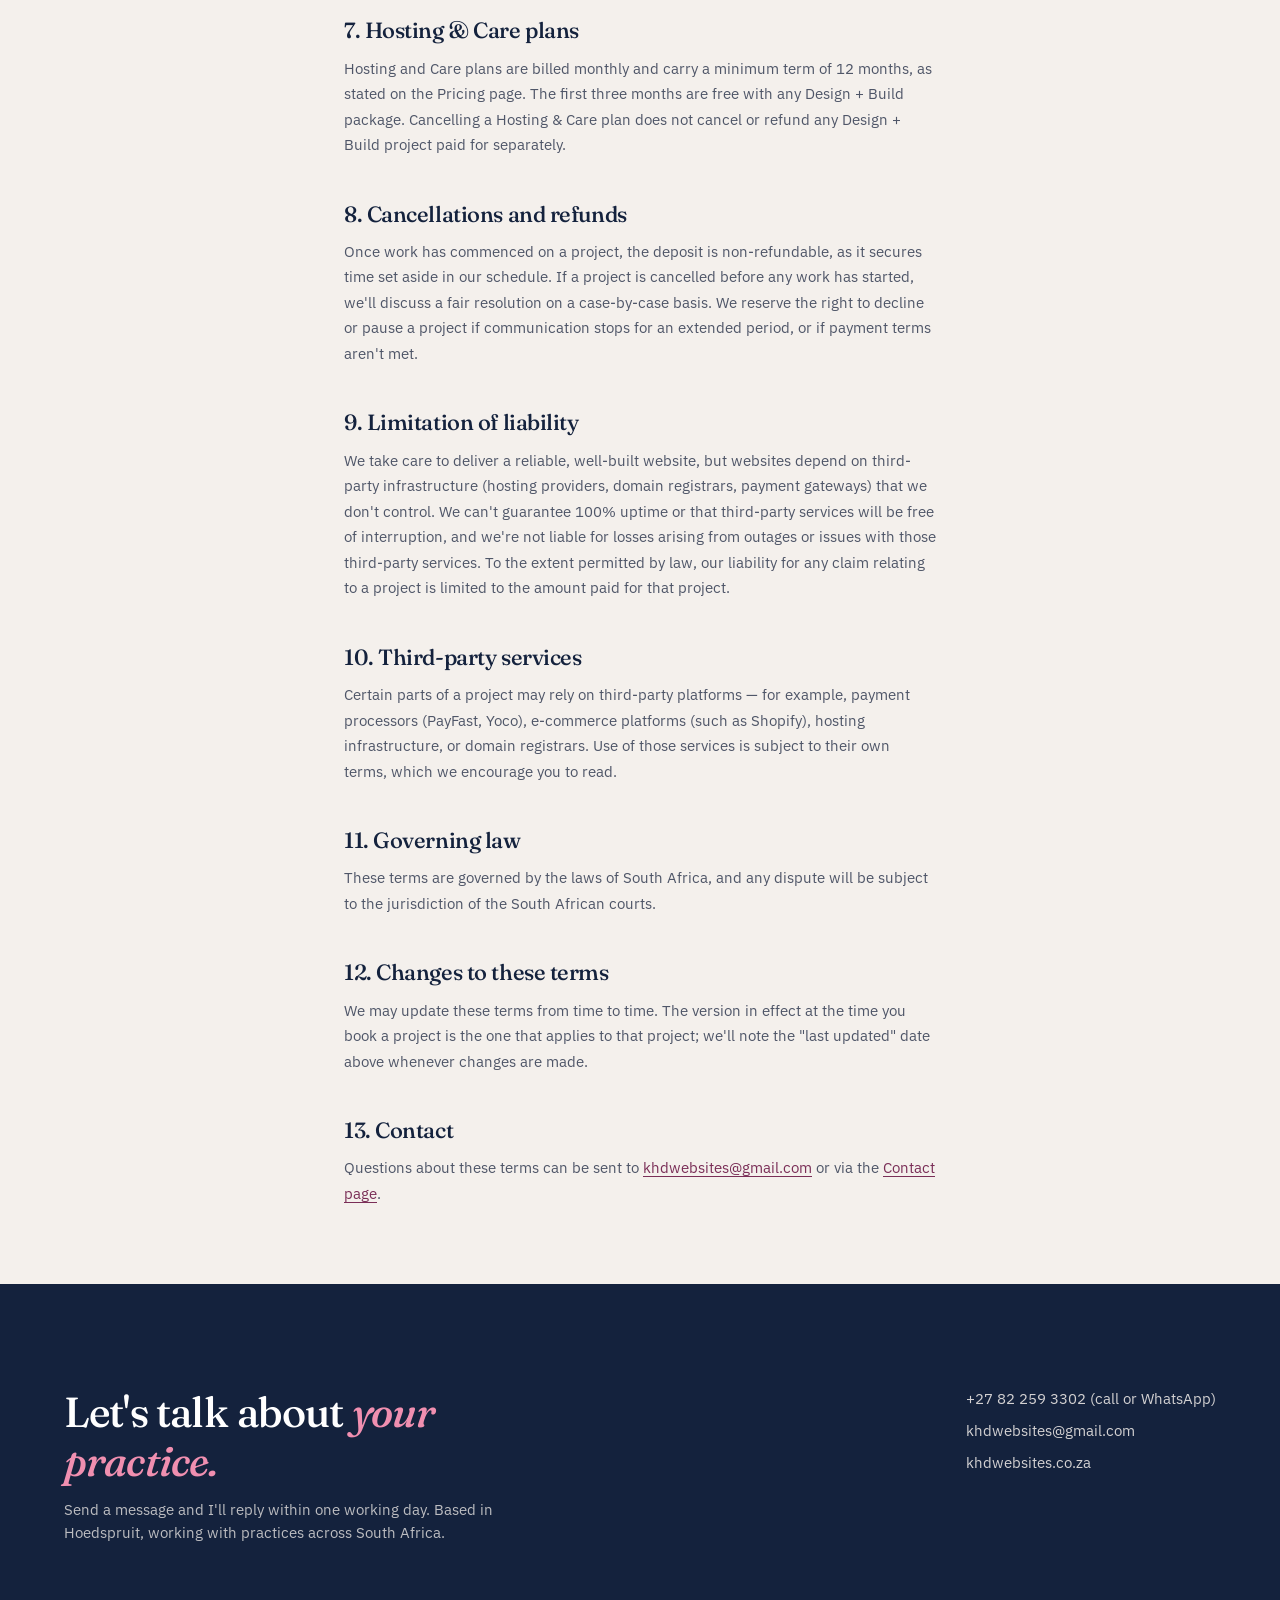
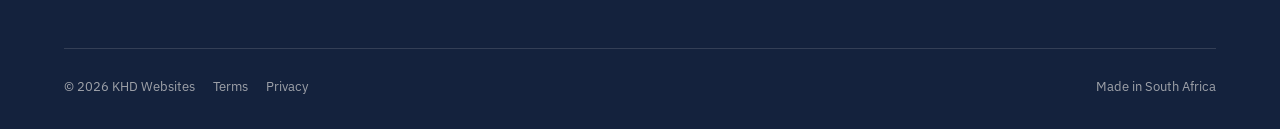
<file: terms.html>
<!doctype html>
<html lang="en">
<head>
<meta charset="utf-8">
<meta name="viewport" content="width=device-width, initial-scale=1">
<link rel="icon" href="/favicon.ico" sizes="48x48">
<link rel="icon" href="/khd-icon.svg" type="image/svg+xml" sizes="any">
<link rel="icon" href="/favicon-192.png" type="image/png" sizes="192x192">
<link rel="apple-touch-icon" href="/apple-touch-icon.png">
<title>Terms of Service — KHD Websites</title>
<meta name="description" content="Terms of Service for KHD Websites — website design, build and hosting services.">
<link rel="canonical" href="https://www.khdwebsites.co.za/terms.html">
<meta property="og:type" content="website">
<meta property="og:site_name" content="KHD Websites">
<meta property="og:title" content="Terms of Service — KHD Websites">
<meta property="og:description" content="Terms of Service for KHD Websites — website design, build and hosting services.">
<meta property="og:url" content="https://www.khdwebsites.co.za/terms.html">
<meta name="robots" content="noindex, follow">
<link rel="preconnect" href="https://fonts.googleapis.com">
<link rel="stylesheet" href="https://fonts.googleapis.com/css2?family=Fraunces:ital,opsz,wght@0,9..144,400;0,9..144,500;0,9..144,600;1,9..144,400;1,9..144,500;1,9..144,600&family=IBM+Plex+Sans:wght@400;500;600&display=swap">
<link rel="stylesheet" href="styles.css">
</head>
<body>

<header class="container">
  <nav class="nav">
    <a href="index.html" class="nav-logo"><span class="logo-badge">KHD</span><span class="brand-sub">Websites</span></a>
    <div class="nav-links">
      <a href="index.html">Home</a>
      <a href="work.html">Work</a>
      <a href="about.html">About</a>
      <a href="pricing.html">Pricing</a>
      <a href="faq.html">FAQ</a>
      <a href="contact.html" class="btn btn-dark btn-sm">Book a call</a>
    </div>
  </nav>
</header>

<main>

  <section class="container section-tight stack" style="gap: 18px; padding-top: 32px;">
    <span class="eyebrow">Legal</span>
    <h1 style="font-size: clamp(30px, 5vw, 42px);">Terms of Service</h1>
    <p style="font-size: 14px; color: var(--muted-2);">Last updated: 1 October 2026</p>
  </section>

  <section class="container section-tight legal-content">

    <h2>1. Who this applies to</h2>
    <p>These terms apply to anyone who engages <strong>KHD Websites</strong> ("KHD Websites," "we," "us"), operated by Keabetswe "Kea" Dilebo, for website design, development, hosting, or related services. By booking a project, paying a deposit, or instructing us to begin work, you ("the client," "you") accept these terms.</p>

    <h2>2. Services</h2>
    <p>We offer website design, website build (development), combined design + build packages, hosting and care plans, and add-ons such as logo design, extra pages, copywriting and monthly SEO. Exactly what's included in each package is set out on our <a href="pricing.html">Pricing page</a>, which forms part of these terms for any project booked under it.</p>

    <h2>3. Quotes and pricing</h2>
    <p>Prices are quoted in South African Rand (ZAR). All invoices are issued, and must be paid, in ZAR. A custom quote may be provided for work outside our standard packages (for example, bookings systems, client portals, or integrations), and that quote is only valid for the period stated in it.</p>

    <h2>4. Deposits and payment</h2>
    <p>A 50% deposit is required to secure your booking and confirm a start date. The remaining balance is due once the site is ready to launch, before the site is made live or source files are handed over. Accepted payment methods are EFT, or card payment via PayFast or Yoco. Payment plans beyond the standard deposit structure may be arranged for larger projects, at our discretion.</p>

    <h2>5. The project process</h2>
    <p>Projects generally follow four stages: discovery, design, build, and launch. You'll be asked to review and approve designs before development begins. Each package includes a set number of revision rounds, shown on the Pricing page; further revisions beyond that are billed separately as an add-on.</p>
    <p>You're responsible for providing content (text, images, logos, and any other materials) and feedback in a timely manner. Delays on your side may extend the project timeline accordingly.</p>

    <h2>6. Intellectual property</h2>
    <p>Once a project is paid for in full, ownership of the final custom design and code produced for you transfers to you. This does not extend to third-party assets used in the build — such as licensed fonts, stock photography, plugins, or frameworks — which remain subject to their own licences. Unless you ask us not to, we may showcase completed projects in our portfolio, including on this website and on social media.</p>

    <h2>7. Hosting &amp; Care plans</h2>
    <p>Hosting and Care plans are billed monthly and carry a minimum term of 12 months, as stated on the Pricing page. The first three months are free with any Design + Build package. Cancelling a Hosting &amp; Care plan does not cancel or refund any Design + Build project paid for separately.</p>

    <h2>8. Cancellations and refunds</h2>
    <p>Once work has commenced on a project, the deposit is non-refundable, as it secures time set aside in our schedule. If a project is cancelled before any work has started, we'll discuss a fair resolution on a case-by-case basis. We reserve the right to decline or pause a project if communication stops for an extended period, or if payment terms aren't met.</p>

    <h2>9. Limitation of liability</h2>
    <p>We take care to deliver a reliable, well-built website, but websites depend on third-party infrastructure (hosting providers, domain registrars, payment gateways) that we don't control. We can't guarantee 100% uptime or that third-party services will be free of interruption, and we're not liable for losses arising from outages or issues with those third-party services. To the extent permitted by law, our liability for any claim relating to a project is limited to the amount paid for that project.</p>

    <h2>10. Third-party services</h2>
    <p>Certain parts of a project may rely on third-party platforms — for example, payment processors (PayFast, Yoco), e-commerce platforms (such as Shopify), hosting infrastructure, or domain registrars. Use of those services is subject to their own terms, which we encourage you to read.</p>

    <h2>11. Governing law</h2>
    <p>These terms are governed by the laws of South Africa, and any dispute will be subject to the jurisdiction of the South African courts.</p>

    <h2>12. Changes to these terms</h2>
    <p>We may update these terms from time to time. The version in effect at the time you book a project is the one that applies to that project; we'll note the "last updated" date above whenever changes are made.</p>

    <h2>13. Contact</h2>
    <p>Questions about these terms can be sent to <a href="mailto:khdwebsites@gmail.com">khdwebsites@gmail.com</a> or via the <a href="contact.html">Contact page</a>.</p>

  </section>

</main>

<footer class="site-footer on-dark">
  <div class="container section" style="display: flex; justify-content: space-between; gap: 48px; flex-wrap: wrap;">
    <div class="stack" style="gap: 14px; max-width: 460px;">
      <h2 style="font-size: clamp(28px, 4vw, 42px); color: #FFFFFF;">Let's talk about <span class="em">your practice.</span></h2>
      <p style="font-size: 15px; color: rgba(244,240,236,0.75);">Send a message and I'll reply within one working day. Based in Hoedspruit, working with practices across South Africa.</p>
    </div>
    <div class="stack" style="gap: 10px; font-size: 14.5px;">
      <a href="tel:+27822593302">+27 82 259 3302 (call or WhatsApp)</a>
      <a href="mailto:khdwebsites@gmail.com">khdwebsites@gmail.com</a>
      <a href="contact.html">khdwebsites.co.za</a>
    </div>
  </div>
  <div class="container" style="padding-top: 0; padding-bottom: 32px;">
    <div class="footer-bottom">
      <div style="display: flex; align-items: center; gap: 18px; flex-wrap: wrap;">
        <p>© 2026 KHD Websites</p>
        <a href="terms.html">Terms</a>
        <a href="privacy.html">Privacy</a>
      </div>
      <p>Made in South Africa</p>
    </div>
  </div>
</footer>

</body>
</html>
</file>
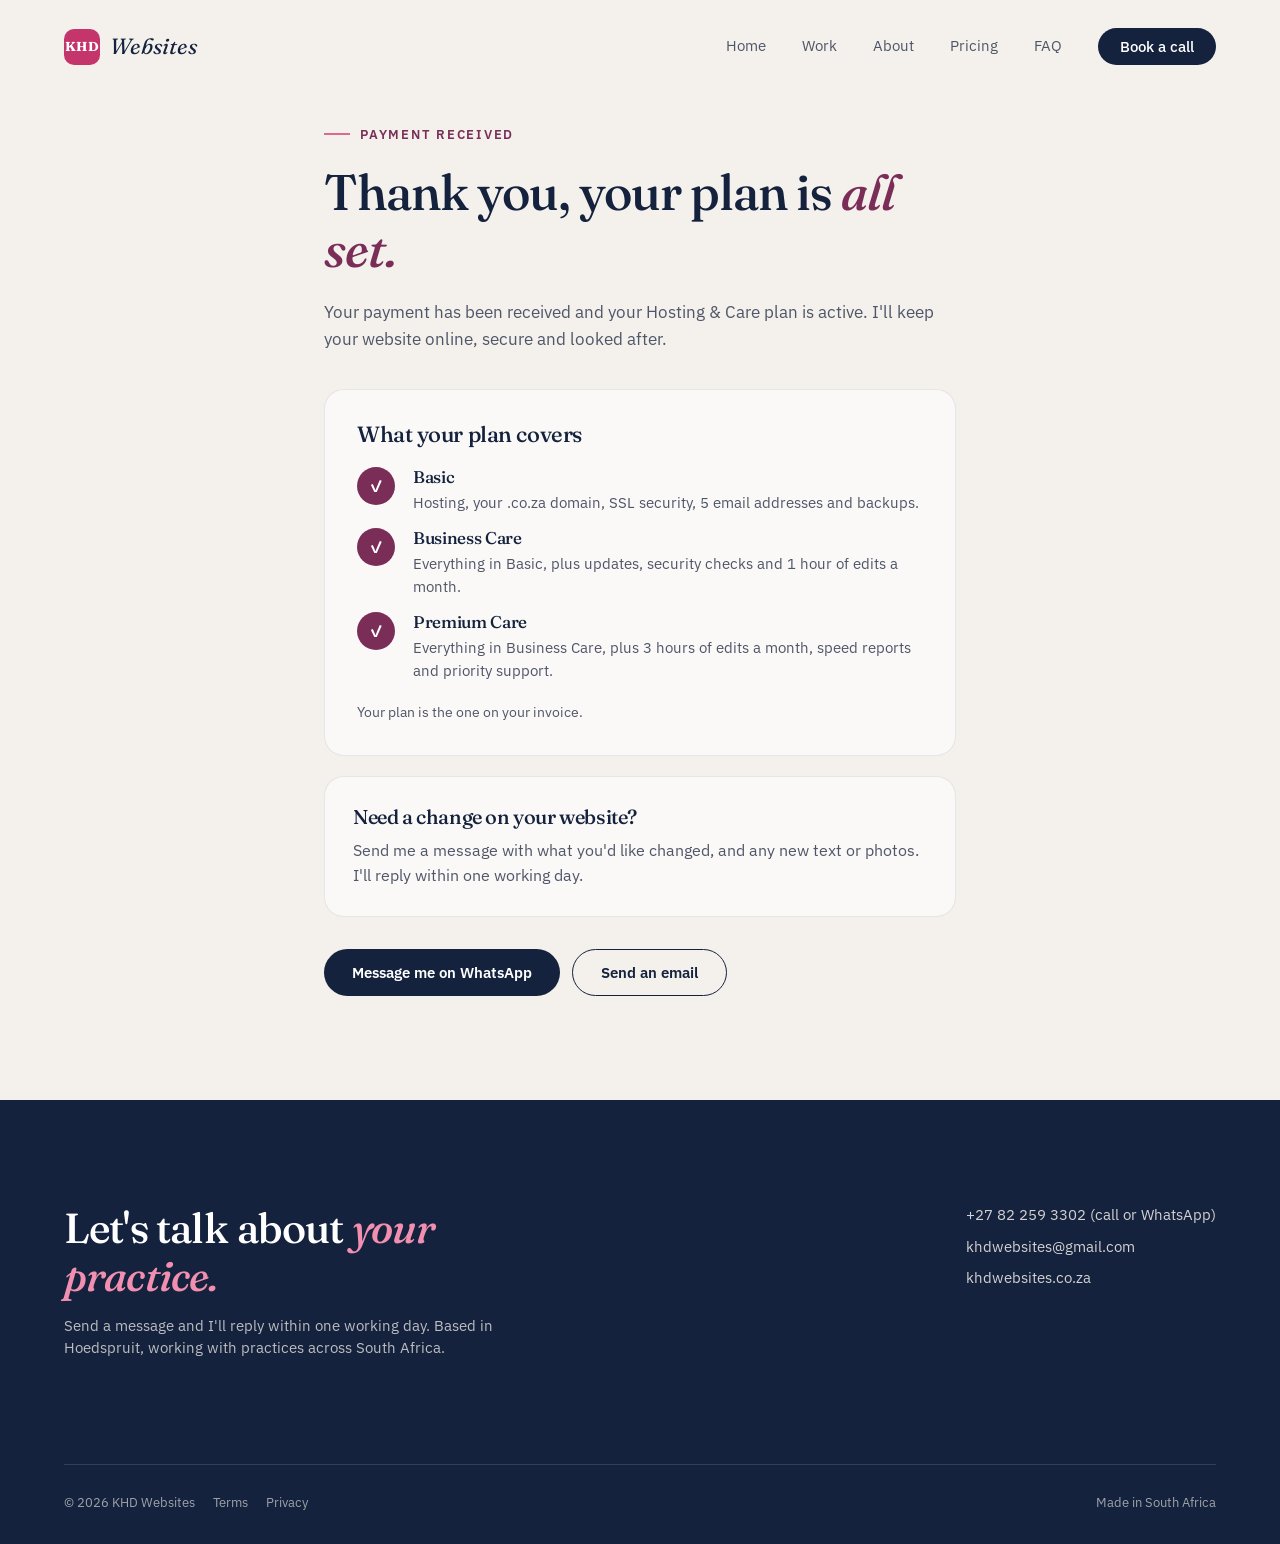
<file: thank-you.html>
<!doctype html>
<html lang="en">
<head>
<meta charset="utf-8">
<meta name="viewport" content="width=device-width, initial-scale=1">
<link rel="icon" href="/favicon.ico" sizes="48x48">
<link rel="icon" href="/khd-icon.svg" type="image/svg+xml" sizes="any">
<link rel="icon" href="/favicon-192.png" type="image/png" sizes="192x192">
<link rel="apple-touch-icon" href="/apple-touch-icon.png">
<title>Thank you — KHD Websites</title>
<meta name="robots" content="noindex, nofollow">
<link rel="preconnect" href="https://fonts.googleapis.com">
<link rel="stylesheet" href="https://fonts.googleapis.com/css2?family=Fraunces:ital,opsz,wght@0,9..144,400;0,9..144,500;0,9..144,600;1,9..144,400;1,9..144,500;1,9..144,600&family=IBM+Plex+Sans:wght@400;500;600&display=swap">
<link rel="stylesheet" href="styles.css">
<style>
  .steps { counter-reset: step; display: grid; gap: 16px; }
  .step { display: flex; gap: 18px; align-items: flex-start; }
  .step-num {
    flex: 0 0 auto; width: 38px; height: 38px; border-radius: 999px;
    background: var(--accent); color: #FFFFFF; font-weight: 600;
    display: flex; align-items: center; justify-content: center;
  }
  .step h3 { font-size: 17px; margin: 0 0 4px; }
  .step p { font-size: 15px; line-height: 1.55; color: var(--muted); margin: 0; }
</style>
</head>
<body>

<header class="container">
  <nav class="nav">
    <a href="index.html" class="nav-logo"><span class="logo-badge">KHD</span><span class="brand-sub">Websites</span></a>
    <div class="nav-links">
      <a href="index.html">Home</a>
      <a href="work.html">Work</a>
      <a href="about.html">About</a>
      <a href="pricing.html">Pricing</a>
      <a href="faq.html">FAQ</a>
      <a href="contact.html" class="btn btn-dark btn-sm">Book a call</a>
    </div>
  </nav>
</header>

<main>

  <section class="container section" style="padding-top: 32px; max-width: 760px;">
    <div class="stack" style="gap: 20px;">
      <span class="eyebrow">Payment received</span>
      <h1 style="font-size: clamp(32px, 5.5vw, 50px);">Thank you, your plan is <span class="em">all set.</span></h1>
      <p style="font-size: 17px; line-height: 1.6; color: var(--muted);">Your payment has been received and your Hosting &amp; Care plan is active. I'll keep your website online, secure and looked after.</p>
    </div>

    <div class="card stack" style="gap: 20px; padding: 32px; margin-top: 36px;">
      <h2 style="font-size: 22px; margin: 0;">What your plan covers</h2>
      <div class="stack" style="gap: 14px;">
        <div class="step"><span class="step-num">&#10003;</span><div>
          <h3>Basic</h3>
          <p>Hosting, your .co.za domain, SSL security, 5 email addresses and backups.</p>
        </div></div>
        <div class="step"><span class="step-num">&#10003;</span><div>
          <h3>Business Care</h3>
          <p>Everything in Basic, plus updates, security checks and 1 hour of edits a month.</p>
        </div></div>
        <div class="step"><span class="step-num">&#10003;</span><div>
          <h3>Premium Care</h3>
          <p>Everything in Business Care, plus 3 hours of edits a month, speed reports and priority support.</p>
        </div></div>
      </div>
      <p style="font-size: 14px; color: var(--muted); margin: 0;">Your plan is the one on your invoice.</p>
    </div>

    <div class="card stack" style="gap: 10px; padding: 28px; margin-top: 20px;">
      <h2 style="font-size: 20px; margin: 0;">Need a change on your website?</h2>
      <p style="font-size: 15.5px; line-height: 1.6; color: var(--muted); margin: 0;">Send me a message with what you'd like changed, and any new text or photos. I'll reply within one working day.</p>
    </div>

    <div class="stack" style="gap: 14px; margin-top: 32px;">
      <div style="display: flex; gap: 12px; flex-wrap: wrap;">
        <a class="btn btn-primary" href="https://wa.me/27822593302" target="_blank" rel="noopener">Message me on WhatsApp</a>
        <a class="btn btn-secondary" href="mailto:khdwebsites@gmail.com">Send an email</a>
      </div>
    </div>
  </section>

</main>

<footer class="site-footer on-dark">
  <div class="container section" style="display: flex; justify-content: space-between; gap: 48px; flex-wrap: wrap;">
    <div class="stack" style="gap: 14px; max-width: 460px;">
      <h2 style="font-size: clamp(28px, 4vw, 42px); color: #FFFFFF;">Let's talk about <span class="em">your practice.</span></h2>
      <p style="font-size: 15px; color: rgba(244,240,236,0.75);">Send a message and I'll reply within one working day. Based in Hoedspruit, working with practices across South Africa.</p>
    </div>
    <div class="stack" style="gap: 10px; font-size: 14.5px;">
      <a href="tel:+27822593302">+27 82 259 3302 (call or WhatsApp)</a>
      <a href="mailto:khdwebsites@gmail.com">khdwebsites@gmail.com</a>
      <a href="contact.html">khdwebsites.co.za</a>
    </div>
  </div>
  <div class="container" style="padding-top: 0; padding-bottom: 32px;">
    <div class="footer-bottom">
      <div style="display: flex; align-items: center; gap: 18px; flex-wrap: wrap;">
        <p>© 2026 KHD Websites</p>
        <a href="terms.html">Terms</a>
        <a href="privacy.html">Privacy</a>
      </div>
      <p>Made in South Africa</p>
    </div>
  </div>
</footer>
</body>
</html>
</file>
<file: styles.css>
/* KHD Websites — shared stylesheet (deep navy, stone, plum, pink accent) */

:root {
  --bg: #F4F0EC;          /* stone */
  --ink: #14223D;         /* deep navy */
  --muted: #4F5668;
  --muted-2: #666B78;
  --accent: #7A2E57;      /* plum: text accents, links, highlights */
  --accent-dark: #5F2243;
  --pink: #E0678F;        /* pink: decoration, and accents on dark */
  --pink-lt: #F08FB0;
  --logo-pink: #C4356B;   /* KHD badge */
  --card: #FBF9F7;
  --card-alt: #E9E1D9;
  --border: rgba(20, 34, 61, 0.09);
  --border-strong: rgba(20, 34, 61, 0.2);
  --radius-lg: 20px;
  --radius-md: 12px;
  --radius-pill: 100px;
  --max: 1312px;
}

* { box-sizing: border-box; }
html { scroll-behavior: smooth; }

body {
  margin: 0;
  background: var(--bg);
  color: var(--ink);
  font-family: 'IBM Plex Sans', system-ui, -apple-system, sans-serif;
  font-size: 16px;
  line-height: 1.5;
}

h1, h2, h3 {
  font-family: 'Fraunces', Georgia, serif;
  font-weight: 500;
  letter-spacing: -0.02em;
  line-height: 1.15;
  margin: 0;
}

p { margin: 0; }
a { color: inherit; text-decoration: none; }
img { max-width: 100%; display: block; }

::selection { background: var(--accent); color: #FFFFFF; }
:focus-visible { outline: 2px solid var(--accent); outline-offset: 3px; }

.em { color: var(--accent); font-style: italic; }
.on-dark .em, .band-navy .em { color: var(--pink-lt); }

.container { max-width: var(--max); margin: 0 auto; padding: 0 64px; }
.section { padding-top: 104px; padding-bottom: 104px; }
.section-tight { padding-top: 64px; padding-bottom: 64px; }

/* ---------- Nav ---------- */

.nav { display: flex; align-items: center; justify-content: space-between; padding: 28px 0; }

.nav-logo {
  display: flex; align-items: center; gap: 10px;
  font-family: 'Fraunces', serif; font-weight: 500; font-size: 20px;
}

.logo-badge {
  display: inline-flex; align-items: center; justify-content: center; flex-shrink: 0;
  width: 36px; height: 36px; border-radius: 10px;
  background: var(--logo-pink); color: #FFFFFF;
  font-family: 'Fraunces', serif; font-weight: 700; font-size: 13px; letter-spacing: 0.02em;
}

.brand-sub { color: var(--ink); font-style: italic; font-weight: 400; font-size: 22px; }

.nav-links { display: flex; align-items: center; gap: 36px; flex-wrap: wrap; }
.nav-links a { font-size: 15px; color: var(--muted); }
.nav-links a[aria-current="page"] { color: var(--ink); font-weight: 500; box-shadow: 0 2px 0 var(--pink); }
.nav-links a:hover { color: var(--ink); }
.nav-links a.btn { color: #FFFFFF; box-shadow: none; }

/* ---------- Buttons ---------- */

.btn {
  display: inline-flex; align-items: center; justify-content: center; gap: 8px;
  padding: 15px 28px; border-radius: var(--radius-pill);
  font-size: 15px; font-weight: 600; font-family: inherit;
  border: none; cursor: pointer; line-height: 1;
}
.btn-sm { padding: 11px 22px; font-size: 14px; font-weight: 500; }

.btn-primary, .btn-dark { background: var(--ink); color: #FFFFFF; }
.btn-primary:hover, .btn-dark:hover { background: var(--accent); }

.btn-accent { background: var(--accent); color: #FFFFFF; }
.btn-accent:hover { background: var(--accent-dark); }

.btn-secondary { background: transparent; border: 1.5px solid var(--ink); color: var(--ink); }
.btn-secondary:hover { background: var(--ink); color: #FFFFFF; }

.btn-light { background: var(--bg); color: var(--ink); }
.btn-light:hover { background: #FFFFFF; }

/* ---------- Mock browser / icons ---------- */

.browser-card {
  background: #FFFFFF; border-radius: var(--radius-lg);
  border: 1px solid var(--border);
  box-shadow: 0 24px 48px rgba(20, 34, 61, 0.12);
  overflow: hidden;
}
.browser-card.is-accent { background: var(--card-alt); }
.browser-bar { display: flex; gap: 6px; padding: 12px 14px; border-bottom: 1px solid var(--border); }
.browser-dot { width: 7px; height: 7px; border-radius: 50%; background: var(--border-strong); }

.icon-circle {
  width: 42px; height: 42px; border-radius: 12px;
  display: flex; align-items: center; justify-content: center;
  background: var(--card-alt); color: var(--accent); flex-shrink: 0;
}

/* Sample practice site shown in the hero */
.mock { background: #FFFFFF; border-radius: 22px; border: 1px solid var(--border); box-shadow: 0 30px 60px rgba(20, 34, 61, 0.18); overflow: hidden; max-width: 520px; margin-left: auto; }
.mock-bar { display: flex; align-items: center; gap: 6px; padding: 12px 16px; background: #F1ECE6; border-bottom: 1px solid var(--border); }
.mock-bar .browser-dot { background: #CFC6BD; }
.mock-url { margin-left: 10px; flex: 1; background: #FFFFFF; border-radius: 99px; padding: 4px 12px; font-size: 11.5px; color: var(--muted-2); }
.mock-nav { display: flex; justify-content: space-between; align-items: center; padding: 14px 22px; font-size: 12px; color: var(--muted); }
.mock-nav b { font-family: 'Fraunces', serif; font-weight: 500; font-size: 15px; color: var(--ink); }
.mock-nav i { font-style: normal; background: var(--ink); color: #FFFFFF; border-radius: 99px; padding: 6px 12px; font-size: 11px; }
.mock-hero { margin: 0 14px; border-radius: 16px; padding: 30px 24px; color: #FFFFFF; background: linear-gradient(135deg, var(--ink) 0%, #2A2D55 55%, var(--accent) 120%); }
.mock-hero small { font-size: 10.5px; letter-spacing: 0.14em; text-transform: uppercase; color: var(--pink-lt); font-weight: 600; }
.mock-hero h4 { font-family: 'Fraunces', serif; font-weight: 400; font-size: 26px; line-height: 1.12; margin: 10px 0 8px; letter-spacing: -0.02em; }
.mock-hero h4 em { color: var(--pink-lt); }
.mock-hero p { font-size: 12px; opacity: 0.8; max-width: 300px; }
.mock-hero span { display: inline-block; margin-top: 14px; background: #FFFFFF; color: var(--ink); border-radius: 99px; padding: 8px 14px; font-size: 11px; font-weight: 600; }
.mock-cards { display: grid; grid-template-columns: repeat(3, 1fr); gap: 8px; padding: 14px; }
.mock-cards div { background: var(--bg); border-radius: 12px; padding: 12px; font-size: 11px; color: var(--muted); line-height: 1.35; }
.mock-cards b { display: block; color: var(--ink); font-size: 11.5px; margin-bottom: 3px; }
.mock-note { text-align: right; font-size: 12px; color: var(--muted-2); margin-top: 12px; max-width: 520px; margin-left: auto; }

/* ---------- Cards ---------- */

.card { background: var(--card); border: 1px solid var(--border); border-radius: var(--radius-lg); padding: 24px; }

.tag {
  display: inline-flex; font-size: 12px; padding: 5px 10px;
  border-radius: var(--radius-pill); background: var(--card-alt); color: var(--muted);
}

.placeholder-box {
  background: var(--card-alt); border: 1px dashed var(--border-strong);
  border-radius: var(--radius-md); display: flex; align-items: center; justify-content: center;
  color: var(--muted-2); font-size: 13px;
}

/* ---------- Bands ---------- */

.footer { background: var(--card); border-top: 1px solid var(--border); }

.band-navy { background: var(--ink); color: #F4F0EC; }
.band-navy .muted, .band-navy p { color: rgba(244, 240, 236, 0.78); }
.band-navy .eyebrow { color: var(--pink-lt); }
.band-navy h2, .band-navy h3 { color: #FFFFFF; }

.site-footer { background: var(--ink); color: #F4F0EC; }
.site-footer a { color: rgba(244, 240, 236, 0.85); }
.site-footer a:hover { color: #FFFFFF; }

.footer-bottom {
  display: flex; align-items: center; justify-content: space-between;
  padding-top: 28px; border-top: 1px solid rgba(244, 240, 236, 0.14); flex-wrap: wrap; gap: 12px;
}
.footer-bottom p, .footer-bottom a { font-size: 13px; color: rgba(244, 240, 236, 0.62); }

/* ---------- Utility ---------- */

.eyebrow {
  display: inline-flex; align-items: center; gap: 10px;
  font-size: 12.5px; letter-spacing: 0.14em; text-transform: uppercase;
  color: var(--accent); font-weight: 600;
}
.eyebrow::before { content: ""; width: 26px; height: 2px; background: var(--pink); }

.muted { color: var(--muted); }
.muted-2 { color: var(--muted-2); }

.grid-3 { display: grid; grid-template-columns: repeat(3, minmax(0, 1fr)); gap: 24px; }
.grid-2 { display: grid; grid-template-columns: repeat(2, minmax(0, 1fr)); gap: 28px; }
.grid-4 { display: grid; grid-template-columns: repeat(4, minmax(0, 1fr)); gap: 20px; }

.project-img { width: 100%; height: 220px; object-fit: cover; border-radius: var(--radius-md); display: block; }

.stack { display: flex; flex-direction: column; }

.split { display: grid; grid-template-columns: 1.1fr 0.9fr; gap: 56px; align-items: center; }
.split-reverse { display: grid; grid-template-columns: 0.9fr 1.1fr; gap: 64px; align-items: start; }

.select-input {
  font-family: inherit; font-size: 15px; padding: 12px 16px;
  border-radius: 10px; border: 1px solid var(--border-strong);
  background: #FFFFFF; color: var(--ink); max-width: 100%;
}

.pill {
  display: inline-flex; align-items: center; gap: 10px; align-self: flex-start;
  padding: 8px 16px; border-radius: 100px; border: 1px solid var(--border-strong);
  font-size: 13px; color: var(--muted);
}
.pill::before { content: ""; width: 7px; height: 7px; border-radius: 50%; background: var(--pink); }

/* Large step numbers */
.step-big { display: flex; flex-direction: column; gap: 10px; padding: 28px; border-radius: var(--radius-lg); background: var(--card); border: 1px solid var(--border); }
.step-big .n { font-family: 'Fraunces', serif; font-style: italic; font-size: 44px; line-height: 1; color: var(--accent); }
.step-big h3 { font-size: 20px; }
.step-big p { font-size: 14.5px; line-height: 1.6; color: var(--muted-2); }

.check-list { list-style: none; margin: 0; padding: 0; display: grid; gap: 12px; }
.check-list li { display: flex; gap: 12px; align-items: flex-start; font-size: 15px; line-height: 1.5; }
.check-list li::before {
  content: "\2713"; flex-shrink: 0; width: 22px; height: 22px; margin-top: 1px; border-radius: 50%;
  background: var(--accent); color: #FFFFFF; font-size: 12px; font-weight: 700;
  display: inline-flex; align-items: center; justify-content: center;
}
.band-navy .check-list li::before { background: var(--pink); color: var(--ink); }

/* ---------- Packages ---------- */

.pkg { display: flex; flex-direction: column; gap: 14px; padding: 28px; border-radius: var(--radius-lg); background: var(--card); border: 1px solid var(--border); }
.pkg h3 { font-size: 20px; }
.pkg .pages { font-size: 13.5px; color: var(--muted-2); }
.pkg .includes { font-size: 13.5px; line-height: 1.65; color: var(--muted); }
.pkg .btn { margin-top: auto; }
.pkg.is-featured { background: var(--ink); color: #FFFFFF; border-color: var(--ink); }
.pkg.is-featured h3 { color: #FFFFFF; }
.pkg.is-featured .pages, .pkg.is-featured .includes { color: rgba(255, 255, 255, 0.78); }
.pkg.is-featured .now { color: var(--pink-lt); }
.pkg.is-featured .was { color: rgba(255, 255, 255, 0.55); }
.pkg.is-featured .tag { background: var(--pink); color: var(--ink); font-weight: 600; }
.pkg.is-featured .btn-secondary { border-color: #FFFFFF; color: #FFFFFF; }
.pkg.is-featured .btn-secondary:hover { background: #FFFFFF; color: var(--ink); }

/* ---------- Price menu ---------- */

.banner {
  display: flex; align-items: center; gap: 16px;
  background: var(--card-alt); border-radius: var(--radius-md);
  padding: 16px 20px; flex-wrap: wrap;
}
.banner-badge {
  flex-shrink: 0; background: var(--accent); color: #FFFFFF;
  font-size: 13px; font-weight: 700; padding: 6px 14px; border-radius: var(--radius-pill);
}

.price-table { width: 100%; border-collapse: collapse; }
.price-table th {
  text-align: left; font-size: 12px; letter-spacing: 0.06em; text-transform: uppercase;
  color: var(--muted-2); font-weight: 500; padding-bottom: 14px; border-bottom: 1px solid var(--border-strong);
}
.price-table th.num, .price-table td.num { text-align: right; }
.price-table td { padding: 20px 0; border-bottom: 1px solid var(--border); vertical-align: top; }
.price-table tr:last-child td { border-bottom: none; }

.pkg-name { font-family: 'Fraunces', serif; font-weight: 500; font-size: 18px; }
.pkg-badge { color: var(--accent); font-size: 14px; margin-left: 4px; }

.was { text-decoration: line-through; color: var(--muted-2); font-size: 14px; margin-right: 10px; white-space: nowrap; }
.now { font-family: 'Fraunces', serif; font-weight: 500; font-size: 22px; color: var(--accent); white-space: nowrap; }

.mini-row { display: flex; justify-content: space-between; align-items: baseline; gap: 16px; padding: 14px 0; border-bottom: 1px solid var(--border); }
.mini-row:last-child { border-bottom: none; }

.addon-row { display: flex; justify-content: space-between; align-items: baseline; gap: 16px; padding: 10px 0; border-bottom: 1px solid var(--border); font-size: 14.5px; }
.addon-row:last-child { border-bottom: none; }

/* ---------- FAQ accordion ---------- */

.faq-item { border-bottom: 1px solid var(--border); padding: 22px 0; }
.faq-item:first-child { padding-top: 0; }
.faq-item:last-child { border-bottom: none; }

.faq-item summary {
  display: flex; align-items: center; justify-content: space-between; gap: 16px;
  cursor: pointer; font-family: 'Fraunces', serif; font-weight: 500; font-size: 18px; list-style: none;
}
.faq-item summary::-webkit-details-marker { display: none; }
.faq-item summary .faq-icon {
  flex-shrink: 0; width: 24px; height: 24px; border-radius: 50%;
  background: var(--card-alt); color: var(--accent);
  display: flex; align-items: center; justify-content: center; font-size: 15px; line-height: 1;
}
.faq-item[open] summary .faq-icon { background: var(--accent); color: #FFFFFF; }
.faq-item[open] summary .faq-icon::before { content: "–"; }
.faq-item summary .faq-icon::before { content: "+"; }
.faq-item p { margin-top: 14px; font-size: 15px; line-height: 1.65; color: var(--muted); max-width: 660px; }

/* ---------- Legal content (Terms / Privacy) ---------- */

.legal-content { max-width: 720px; }
.legal-content h2 { font-size: 22px; margin-top: 44px; margin-bottom: 12px; }
.legal-content h2:first-child { margin-top: 0; }
.legal-content p { font-size: 15px; line-height: 1.7; color: var(--muted); margin-bottom: 14px; }
.legal-content ul { margin: 0 0 14px; padding-left: 20px; }
.legal-content li { font-size: 15px; line-height: 1.7; color: var(--muted); margin-bottom: 6px; }
.legal-content strong { color: var(--ink); font-weight: 600; }
.legal-content a { color: var(--accent); text-decoration: underline; text-underline-offset: 3px; }

/* ---------- Responsive ---------- */

@media (max-width: 1000px) {
  .grid-4 { grid-template-columns: repeat(2, minmax(0, 1fr)); }
}

@media (max-width: 900px) {
  .container { padding: 0 32px; }
  .section { padding-top: 76px; padding-bottom: 76px; }
  .grid-3 { grid-template-columns: repeat(2, minmax(0, 1fr)); }
  .split, .split-reverse { grid-template-columns: 1fr; gap: 36px; }
  .split .placeholder-box { max-width: 320px; margin: 0 auto; width: 100%; }
  .mock, .mock-note { margin-left: 0; max-width: 100%; }
}

@media (max-width: 640px) {
  .container { padding: 0 24px; }
  .section { padding-top: 60px; padding-bottom: 60px; }
  .section-tight { padding-top: 44px; padding-bottom: 44px; }
  .grid-3, .grid-4, .grid-2 { grid-template-columns: 1fr; }
  .nav { flex-direction: column; align-items: flex-start; gap: 16px; }
  .nav-links { gap: 14px 22px; width: 100%; }
  h1 { line-height: 1.15 !important; }
  .mock-cards { grid-template-columns: 1fr; }

  .price-table thead { display: none; }
  .price-table, .price-table tbody, .price-table tr, .price-table td { display: block; width: 100%; }
  .price-table tr { padding: 18px 0; border-bottom: 1px solid var(--border); }
  .price-table td { border-bottom: none; padding: 4px 0; text-align: left; }
  .price-table td[data-label]::before {
    content: attr(data-label); display: block; font-size: 11px; text-transform: uppercase;
    letter-spacing: 0.06em; color: var(--muted-2); margin-bottom: 4px;
  }
  .mini-row, .addon-row { flex-wrap: wrap; }
}
</file>
